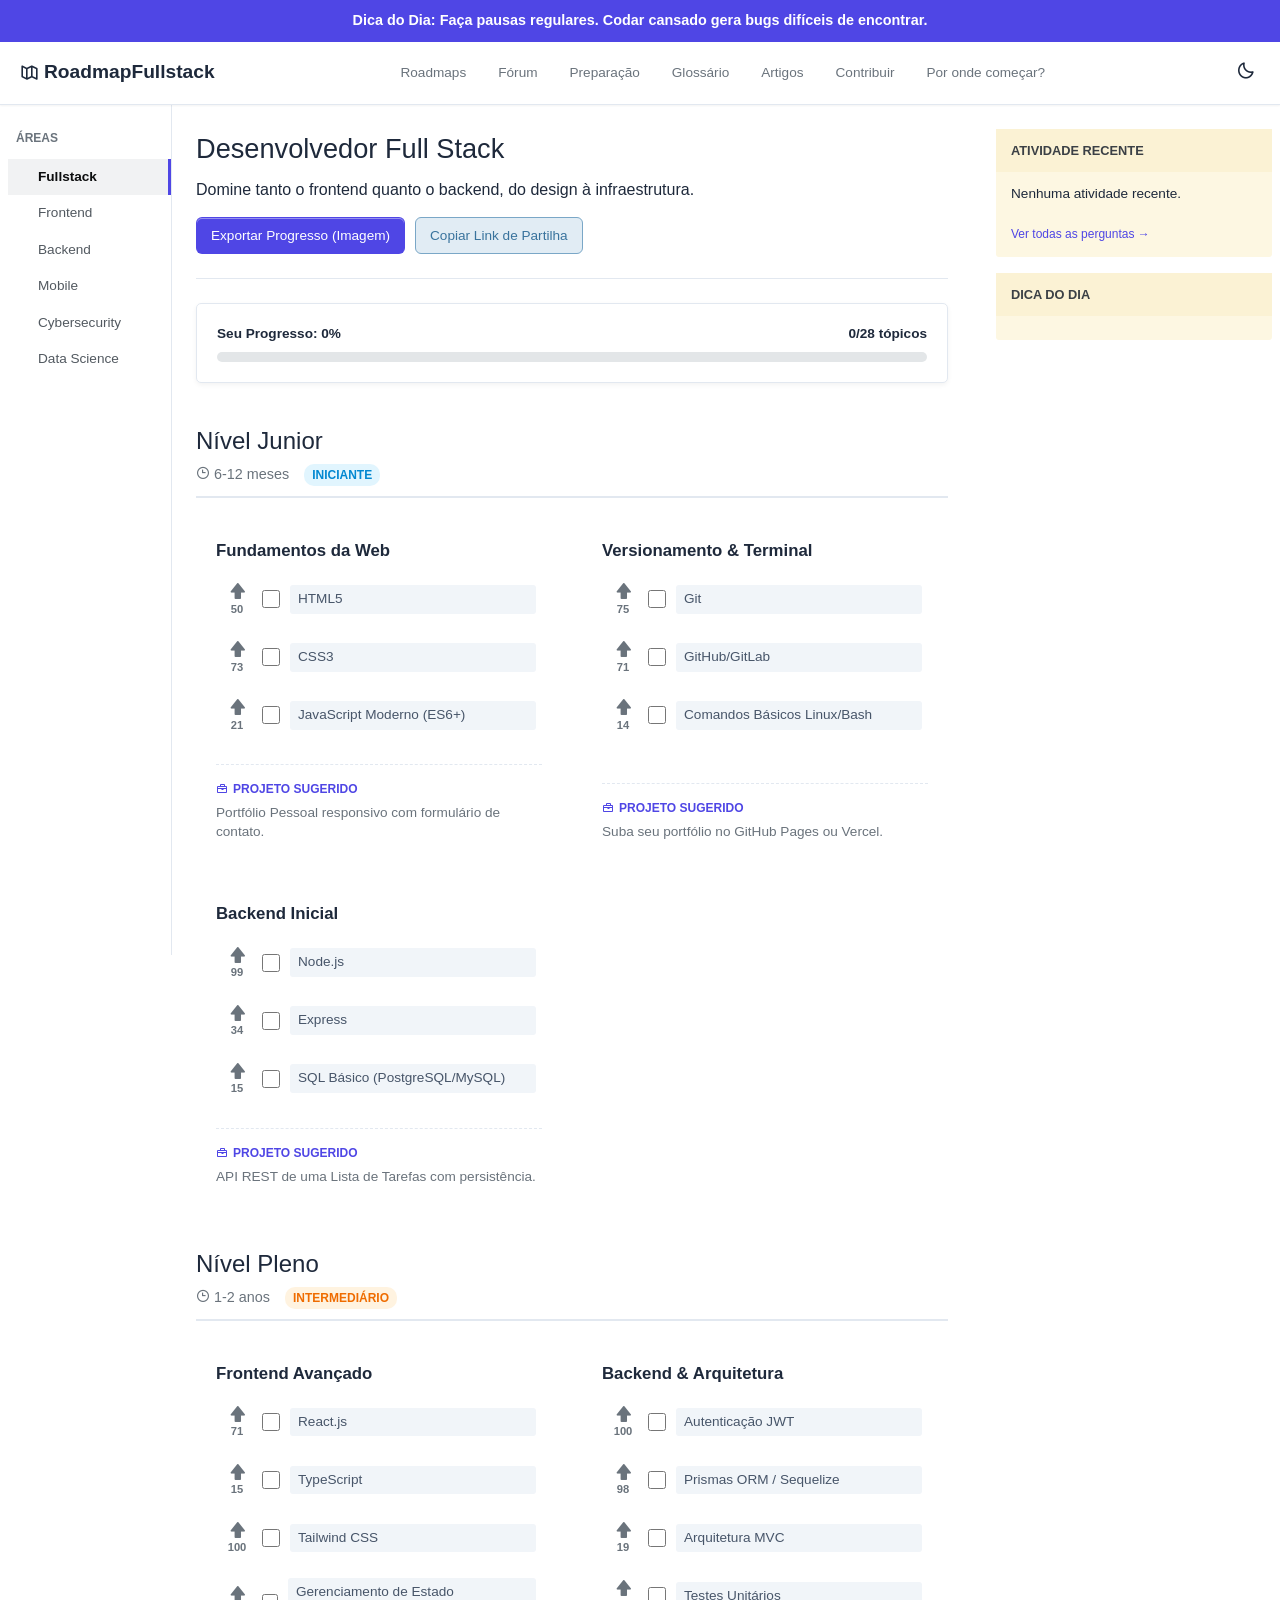
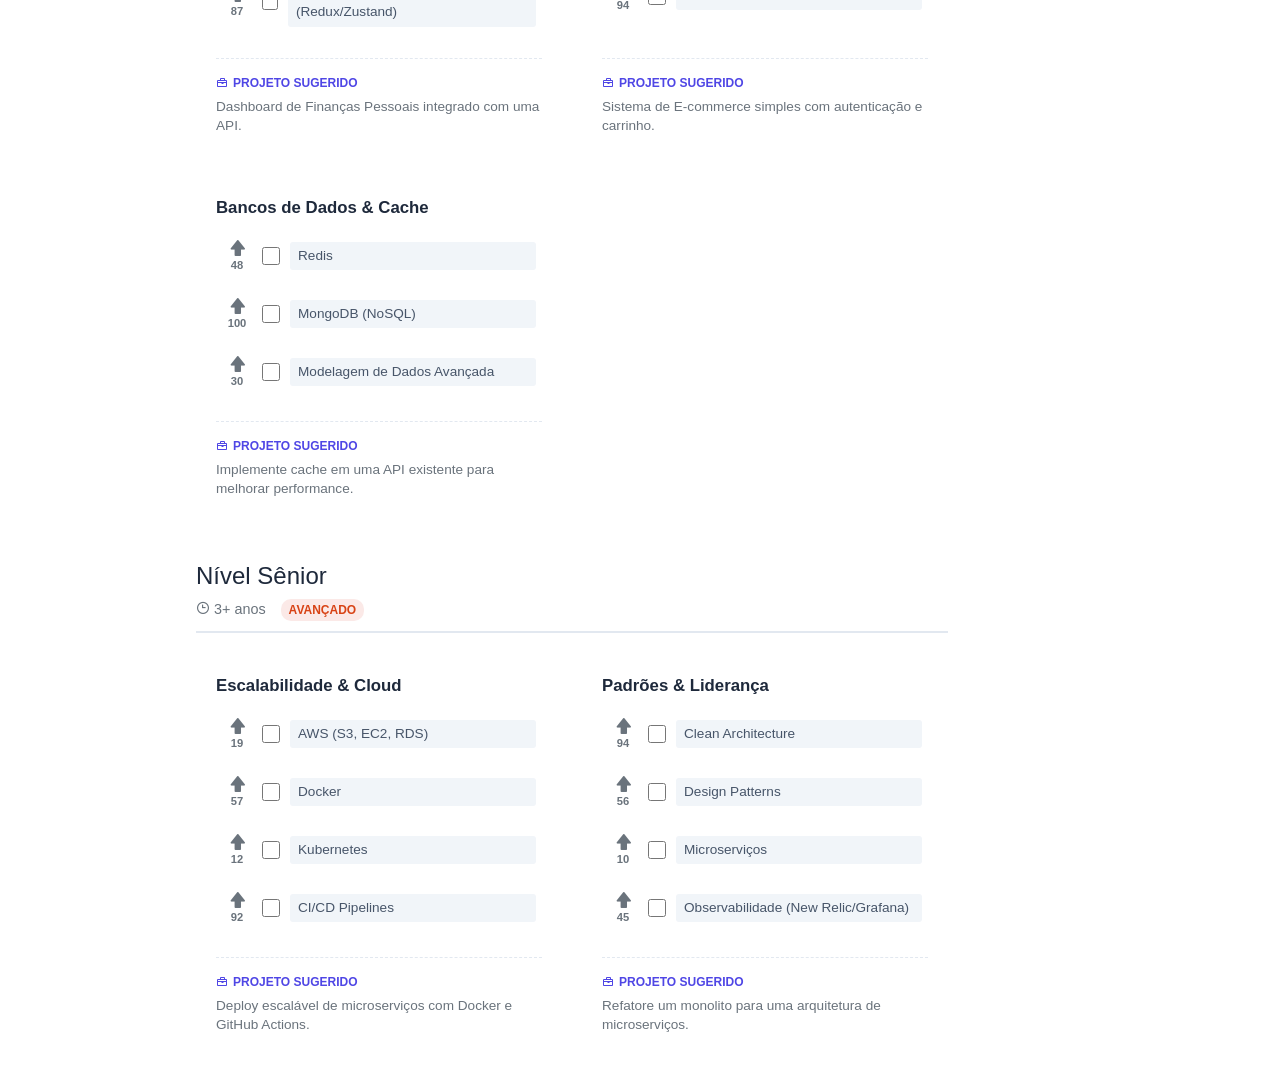
<file: index.html>
<!DOCTYPE html>
<html lang="pt-BR">
<head>
    <meta charset="UTF-8">
    <meta name="viewport" content="width=device-width, initial-scale=1.0">
    <title>RoadmapFullstack - Seu Guia Completo de Carreira em TI</title>
<meta name="google-site-verification" content="ebbOsQBpMhrYd4nH-PKxMQD_5UNfNGOAWrJNfpON3zc" />
    <meta name="description" content="Explore roadmaps interativos para Fullstack, Frontend, Backend e muito mais. Aprenda as tecnologias que o mercado exige de forma estruturada e eficiente.">

    <!-- Open Graph / Facebook -->
    <meta property="og:type" content="website">
    <meta property="og:url" content="https://roadmapfullstack.com/">
    <meta property="og:title" content="RoadmapFullstack - Seu Guia Completo de Carreira em TI">
    <meta property="og:description" content="Explore roadmaps interativos para Fullstack, Frontend, Backend e muito mais. Aprenda as tecnologias que o mercado exige de forma estruturada e eficiente.">
    <meta property="og:image" content="https://roadmapfullstack.com/assets/og-image.png">

    <!-- Twitter -->
    <meta name="twitter:card" content="summary_large_image">
    <meta name="twitter:url" content="https://roadmapfullstack.com/">
    <meta name="twitter:title" content="RoadmapFullstack - Seu Guia Completo de Carreira em TI">
    <meta name="twitter:description" content="Explore roadmaps interativos para Fullstack, Frontend, Backend e muito mais. Aprenda as tecnologias que o mercado exige de forma estruturada e eficiente.">
    <meta name="twitter:image" content="https://roadmapfullstack.com/assets/og-image.png">

    <link href="assets/style.css" rel="stylesheet"/>
    <link href="https://unpkg.com/boxicons@2.1.4/css/boxicons.min.css" rel="stylesheet">
    <script src="https://html2canvas.hertzen.com/dist/html2canvas.min.js"></script>
    <script type="application/ld+json">
    {
      "@context": "https://schema.org",
      "@type": "WebSite",
      "name": "RoadmapFullstack",
      "url": "https://roadmapfullstack.com/"
    }
    </script>
    <script type="application/ld+json">
    {
      "@context": "https://schema.org",
      "@type": "Organization",
      "name": "RoadmapFullstack",
      "url": "https://roadmapfullstack.com/",
      "logo": "https://roadmapfullstack.com/assets/logo.png",
      "sameAs": [
        "https://github.com/borgelevisberg17/roadmapfullstack"
      ]
    }
    </script>
</head>
<body>
    <nav>
        <div class="logo">
            <i class='bx bx-map-alt'></i> RoadmapFullstack
        </div>
        <div class="nav-links">
            <a href="index.html">Roadmaps</a>
            <a href="forum.html">Fórum</a>
            <a href="preparacao.html">Preparação</a>
            <a href="glossario.html">Glossário</a>
            <a href="artigos.html">Artigos</a>
            <a href="contribuir.html">Contribuir</a>
            <a href="#" onclick="openQuiz()">Por onde começar?</a>
        </div>
        <button class="theme-toggle" onclick="toggleTheme()">
            <i class='bx bx-moon'></i>
        </button>
    </nav>

    <div class="container">
        <aside class="sidebar">
            <h3>Áreas</h3>
            <div class="mobile-nav-select">
                <div class="custom-select-wrapper">
                    <select id="roadmap-select" onchange="loadRoadmap(this.value)" style="display: none;">
                        <option value="fullstack">Fullstack</option>
                        <option value="frontend">Frontend</option>
                        <option value="backend">Backend</option>
                        <option value="mobile">Mobile</option>
                        <option value="cybersecurity">Cybersecurity</option>
                        <option value="datascience">Data Science</option>
                    </select>
                    <div class="custom-select">
                        <div class="custom-select-trigger">Fullstack</div>
                        <div class="custom-options"></div>
                    </div>
                </div>
            </div>
            <ul id="roadmap-list">
                <li onclick="loadRoadmap('fullstack')" class="active">Fullstack</li>
                <li onclick="loadRoadmap('frontend')">Frontend</li>
                <li onclick="loadRoadmap('backend')">Backend</li>
                <li onclick="loadRoadmap('mobile')">Mobile</li>
                <li onclick="loadRoadmap('cybersecurity')">Cybersecurity</li>
                <li onclick="loadRoadmap('datascience')">Data Science</li>
            </ul>
        </aside>

        <main class="content-area">
            <section class="hero-section">
                <h1 id="roadmap-title">Desenvolvedor Full Stack</h1>
                <p id="roadmap-description">Domine tanto o frontend quanto o backend.</p>
                <div style="margin-top: 15px; display: flex; gap: 10px;">
                    <button class="btn" onclick="exportRoadmap()">Exportar Progresso (Imagem)</button>
                    <button class="btn btn-outline" onclick="copyShareLink()">Copiar Link de Partilha</button>
                </div>
            </section>

            <div id="roadmap-content">
                <!-- Content loaded via JavaScript -->
            </div>
        </main>

        <aside class="right-sidebar">
            <div class="s-widget">
                <div class="s-widget-header">Atividade Recente</div>
                <div class="s-widget-content">
                    <ul id="latest-activity-list" style="list-style: none;">
                        <!-- JS Loaded -->
                    </ul>
                    <a href="forum.html" style="font-size: 0.75rem; color: var(--link-color); text-decoration: none; margin-top: 10px; display: inline-block;">Ver todas as perguntas →</a>
                </div>
            </div>

            <div class="s-widget">
                <div class="s-widget-header">Dica do Dia</div>
                <div class="s-widget-content">
                    <p id="daily-tip" style="font-size: 0.85rem; color: #3b4045; line-height: 1.4;"></p>
                </div>
            </div>
        </aside>
    </div>

    <!-- Resource Modal -->
    <div id="resource-modal" class="modal">
        <div class="modal-content">
            <span class="close-modal" onclick="closeModal('resource-modal')">&times;</span>
            <h2 id="modal-tech-name">Technology</h2>
            <div id="modal-tech-details" style="margin-top: 20px;">
                <!-- Details loaded via JS -->
            </div>
        </div>
    </div>

    <!-- Quiz Modal -->
    <div id="quiz-modal" class="modal">
        <div class="modal-content quiz-container">
            <span class="close-modal" onclick="closeModal('quiz-modal')">&times;</span>
            <h2>Por onde começar?</h2>
            <div id="quiz-steps" style="margin-top: 20px;">
                <div class="quiz-step active" data-step="1">
                    <p>O que você mais gosta de fazer?</p>
                    <button class="btn btn-outline" onclick="nextQuizStep(1, 'visual')">Criar interfaces visuais</button>
                    <button class="btn btn-outline" onclick="nextQuizStep(1, 'logic')">Resolver problemas lógicos complexos</button>
                    <button class="btn btn-outline" onclick="nextQuizStep(1, 'data')">Analisar padrões e números</button>
                </div>
                <div class="quiz-step" data-step="2">
                    <p>Qual ambiente te atrai mais?</p>
                    <button class="btn btn-outline" onclick="nextQuizStep(2, 'web')">Navegadores Web</button>
                    <button class="btn btn-outline" onclick="nextQuizStep(2, 'mobile')">Dispositivos Móveis</button>
                    <button class="btn btn-outline" onclick="nextQuizStep(2, 'server')">Servidores e Segurança</button>
                </div>
                <div class="quiz-step" data-step="3">
                    <p>Você prefere construir ou proteger?</p>
                    <button class="btn btn-outline" onclick="finishQuiz('build')">Construir novas coisas</button>
                    <button class="btn btn-outline" onclick="finishQuiz('protect')">Proteger e Auditar</button>
                </div>
                <div id="quiz-result" class="quiz-step">
                    <h3>Sugerimos começar por:</h3>
                    <h2 id="suggested-roadmap" style="color: var(--primary-color); margin: 15px 0;"></h2>
                    <button class="btn" onclick="goToSuggested()">Ver Roadmap</button>
                </div>
            </div>
        </div>
    </div>

    <script src="assets/functions.js"></script>
    <script src="assets/quiz.js"></script>
    <script src="assets/tips.js"></script>
</body>
</html>
</file>
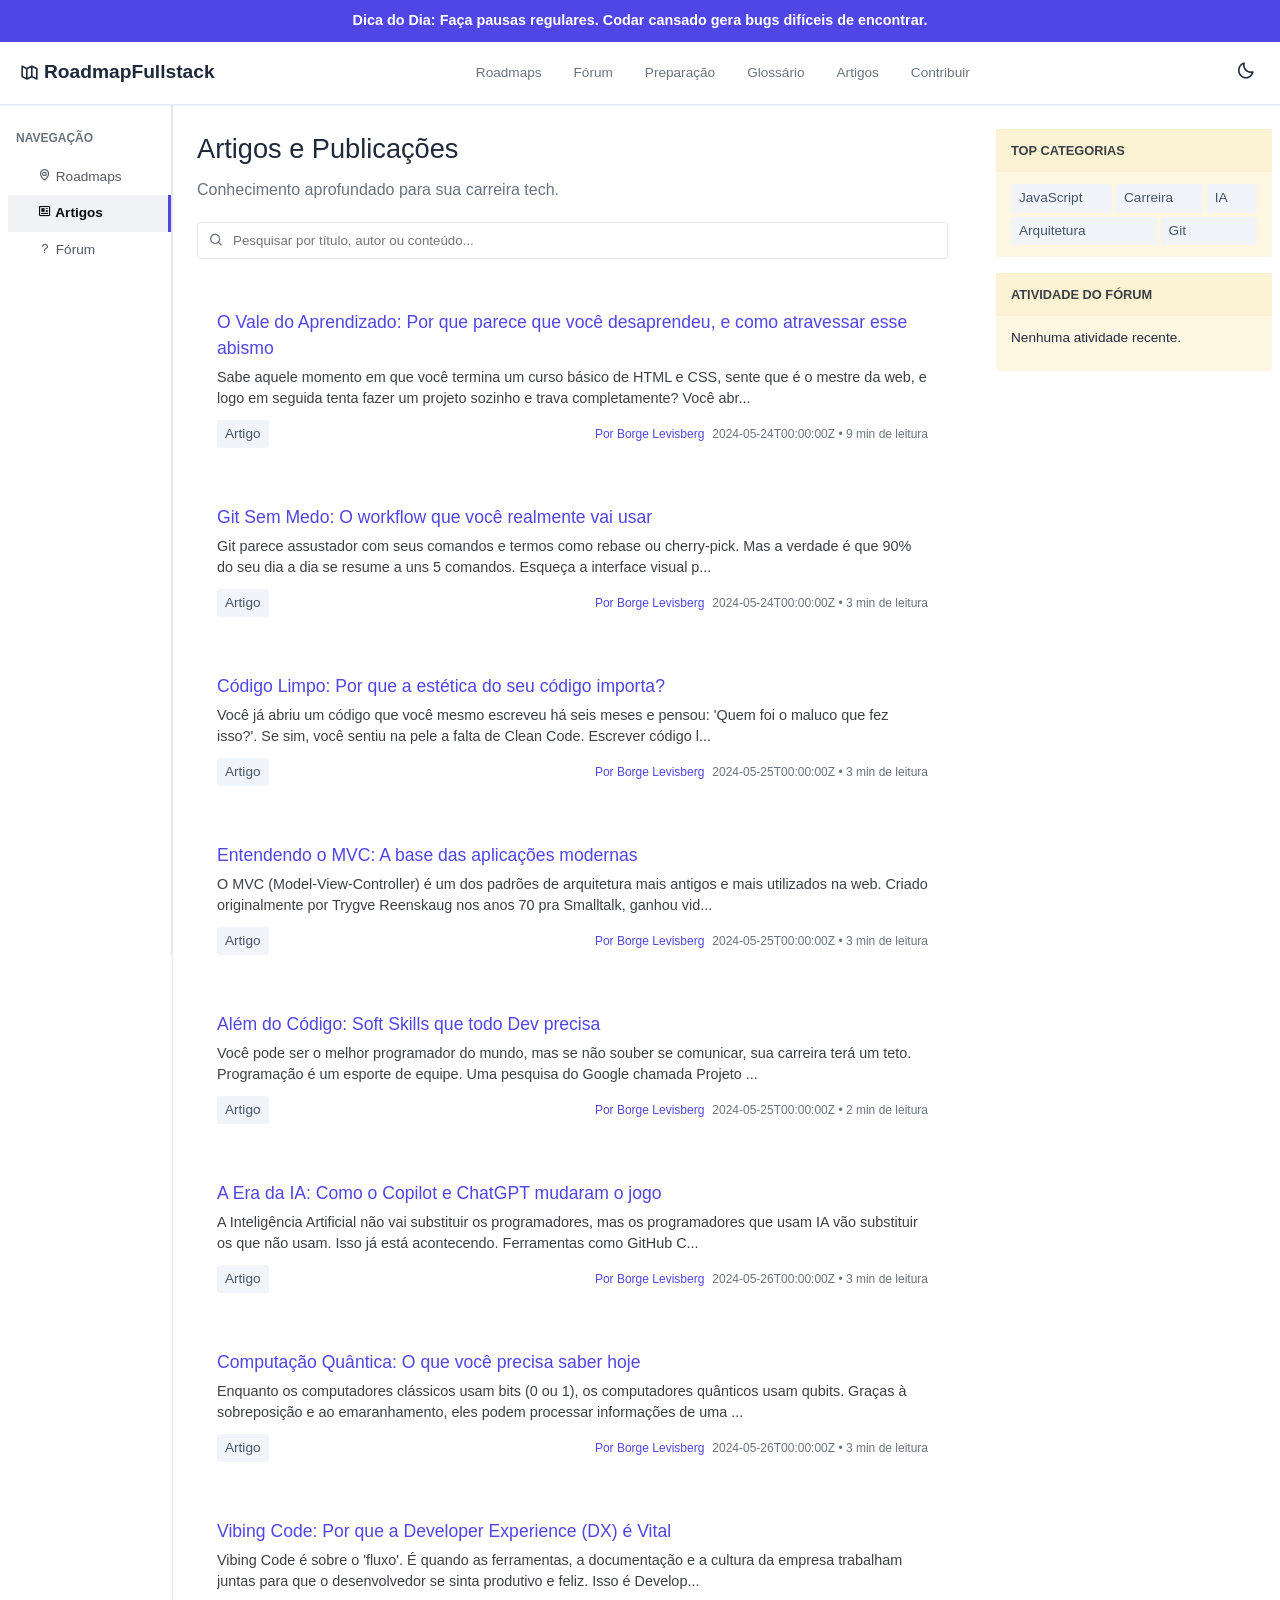
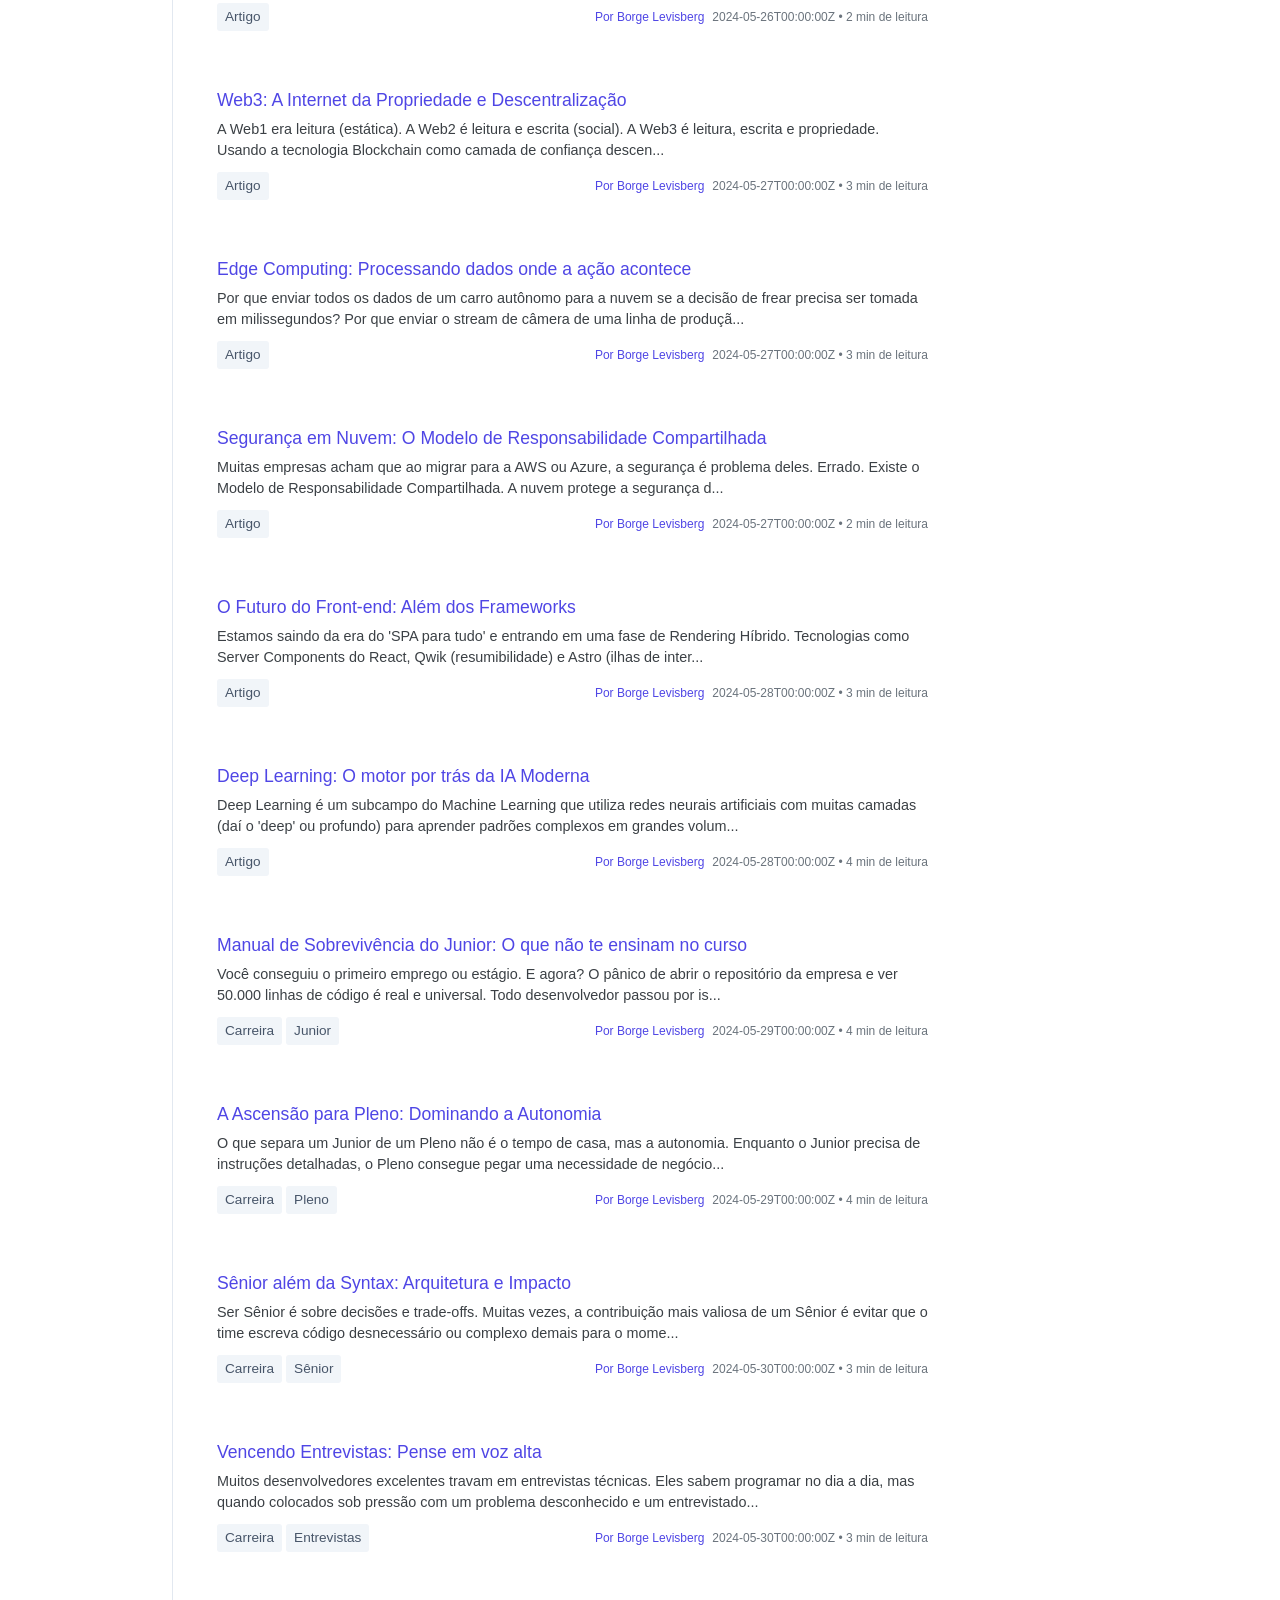
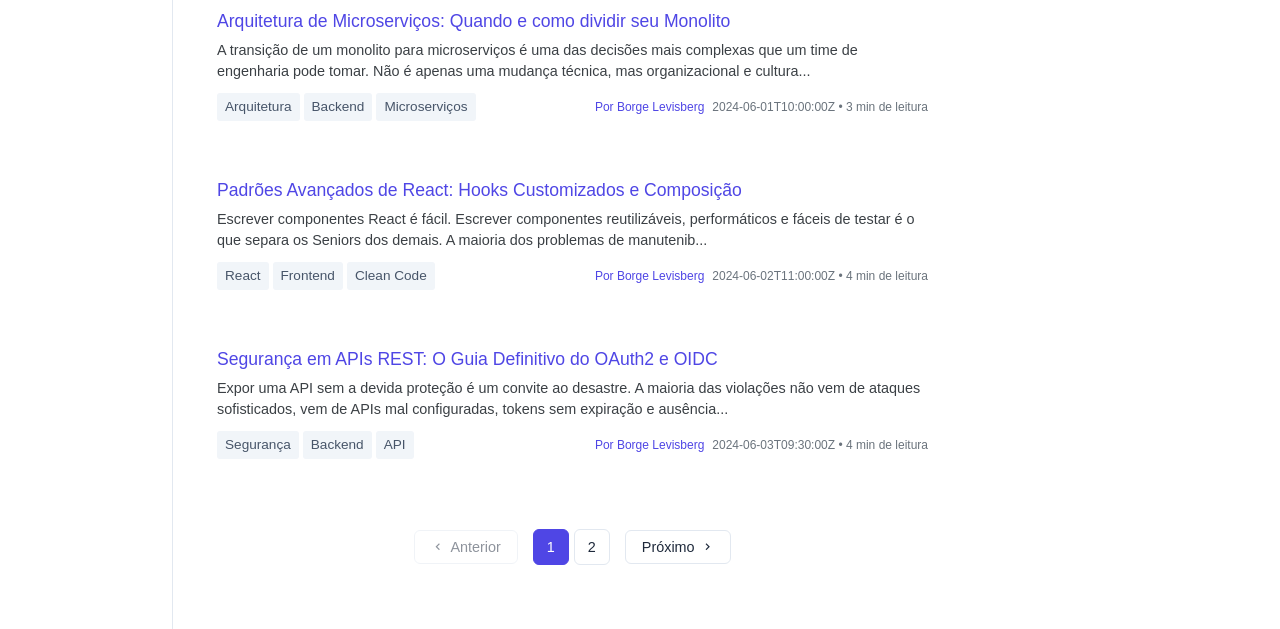
<file: artigos.html>
<!DOCTYPE html>
<html lang="pt-BR">
<head>
    <meta charset="UTF-8">
    <meta name="viewport" content="width=device-width, initial-scale=1.0">
    <title>Artigos e Publicações - RoadmapFullstack</title>
    <meta name="description" content="Conhecimento técnico aprofundado, dicas de carreira, tutoriais e tendências do mundo da tecnologia para desenvolvedores de todos os níveis.">

    <!-- Open Graph / Facebook -->
    <meta property="og:type" content="website">
    <meta property="og:url" content="https://roadmapfullstack.com/artigos.html">
    <meta property="og:title" content="Artigos e Publicações - RoadmapFullstack">
    <meta property="og:description" content="Conhecimento técnico aprofundado, dicas de carreira, tutoriais e tendências do mundo da tecnologia para desenvolvedores de todos os níveis.">
    <meta property="og:image" content="https://roadmapfullstack.com/assets/og-image.png">

    <!-- Twitter -->
    <meta name="twitter:card" content="summary_large_image">
    <meta name="twitter:url" content="https://roadmapfullstack.com/artigos.html">
    <meta name="twitter:title" content="Artigos e Publicações - RoadmapFullstack">
    <meta name="twitter:description" content="Conhecimento técnico aprofundado, dicas de carreira, tutoriais e tendências do mundo da tecnologia para desenvolvedores de todos os níveis.">
    <meta name="twitter:image" content="https://roadmapfullstack.com/assets/og-image.png">

    <link href="assets/style.css" rel="stylesheet"/>
    <link href="https://unpkg.com/boxicons@2.1.4/css/boxicons.min.css" rel="stylesheet">
</head>
<body>
    <nav>
        <div class="logo">
            <i class='bx bx-map-alt'></i> RoadmapFullstack
        </div>
        <div class="nav-links">
            <a href="index.html">Roadmaps</a>
            <a href="forum.html">Fórum</a>
            <a href="preparacao.html">Preparação</a>
            <a href="glossario.html">Glossário</a>
            <a href="artigos.html">Artigos</a>
            <a href="contribuir.html">Contribuir</a>
        </div>
        <button class="theme-toggle" onclick="toggleTheme()">
            <i class='bx bx-moon'></i>
        </button>
    </nav>

    <div class="container">
        <aside class="sidebar">
            <h3>Navegação</h3>
            <ul>
                <li><a href="index.html" style="text-decoration: none; color: inherit;"><i class='bx bx-map'></i> Roadmaps</a></li>
                <li class="active"><a href="artigos.html" style="text-decoration: none; color: inherit;"><i class='bx bx-news'></i> Artigos</a></li>
                <li><a href="forum.html" style="text-decoration: none; color: inherit;"><i class='bx bx-question-mark'></i> Fórum</a></li>
            </ul>
        </aside>

        <main class="content-area" style="border-left: 1px solid var(--border-color); max-width: 100%;">
            <header class="hero-section" style="border: none; padding-bottom: 0;">
                <h1>Artigos e Publicações</h1>
                <p style="color: #6a737c;">Conhecimento aprofundado para sua carreira tech.</p>

                <div style="margin-top: 20px; position: relative;">
                    <i class='bx bx-search' style="position: absolute; left: 12px; top: 50%; transform: translateY(-50%); color: #6a737c;"></i>
                    <input type="text" id="article-search" placeholder="Pesquisar por título, autor ou conteúdo..." style="width: 100%; padding: 10px 10px 10px 35px; border: 1px solid var(--border-color); border-radius: 3px;">
                </div>
            </header>

            <div id="article-display-area">
                <div id="article-list" style="margin-top: 30px;">
                    <!-- Articles load here as a list -->
                </div>
                <div id="pagination-controls" style="margin-top: 30px; display: flex; justify-content: center; gap: 10px; padding-bottom: 40px;">
                    <!-- Pagination buttons -->
                </div>
            </div>

            <div id="article-view" style="display: none;">
                <button class="btn btn-outline" onclick="backToList()" style="margin-bottom: 20px; border: none; background: transparent; padding: 0; color: var(--link-color); display: flex; align-items: center; gap: 5px;">
                    <i class='bx bx-left-arrow-alt'></i> Voltar para a lista
                </button>
                <div id="article-content">
                    <!-- Full article content -->
                </div>
            </div>
        </main>

        <aside class="right-sidebar">
            <div class="s-widget">
                <div class="s-widget-header">Top Categorias</div>
                <div class="s-widget-content">
                    <div id="article-categories" class="question-tags">
                        <span class="tech-tag">JavaScript</span>
                        <span class="tech-tag">Carreira</span>
                        <span class="tech-tag">IA</span>
                        <span class="tech-tag">Arquitetura</span>
                        <span class="tech-tag">Git</span>
                    </div>
                </div>
            </div>

            <div id="related-questions-widget" class="s-widget" style="display: none;">
                <div class="s-widget-header">Perguntas Relacionadas</div>
                <div class="s-widget-content">
                    <ul id="related-questions-list" style="font-size: 0.85rem;">
                        <!-- Related questions from forum -->
                    </ul>
                </div>
            </div>

            <div class="s-widget">
                <div class="s-widget-header">Atividade do Fórum</div>
                <div class="s-widget-content">
                    <ul id="latest-activity-list" style="list-style: none;">
                        <!-- JS Loaded -->
                    </ul>
                </div>
            </div>
        </aside>
    </div>

    <script src="assets/functions.js"></script>
    <script src="assets/articles.js"></script>
    <script src="assets/tips.js"></script>
</body>
</html>
</file>
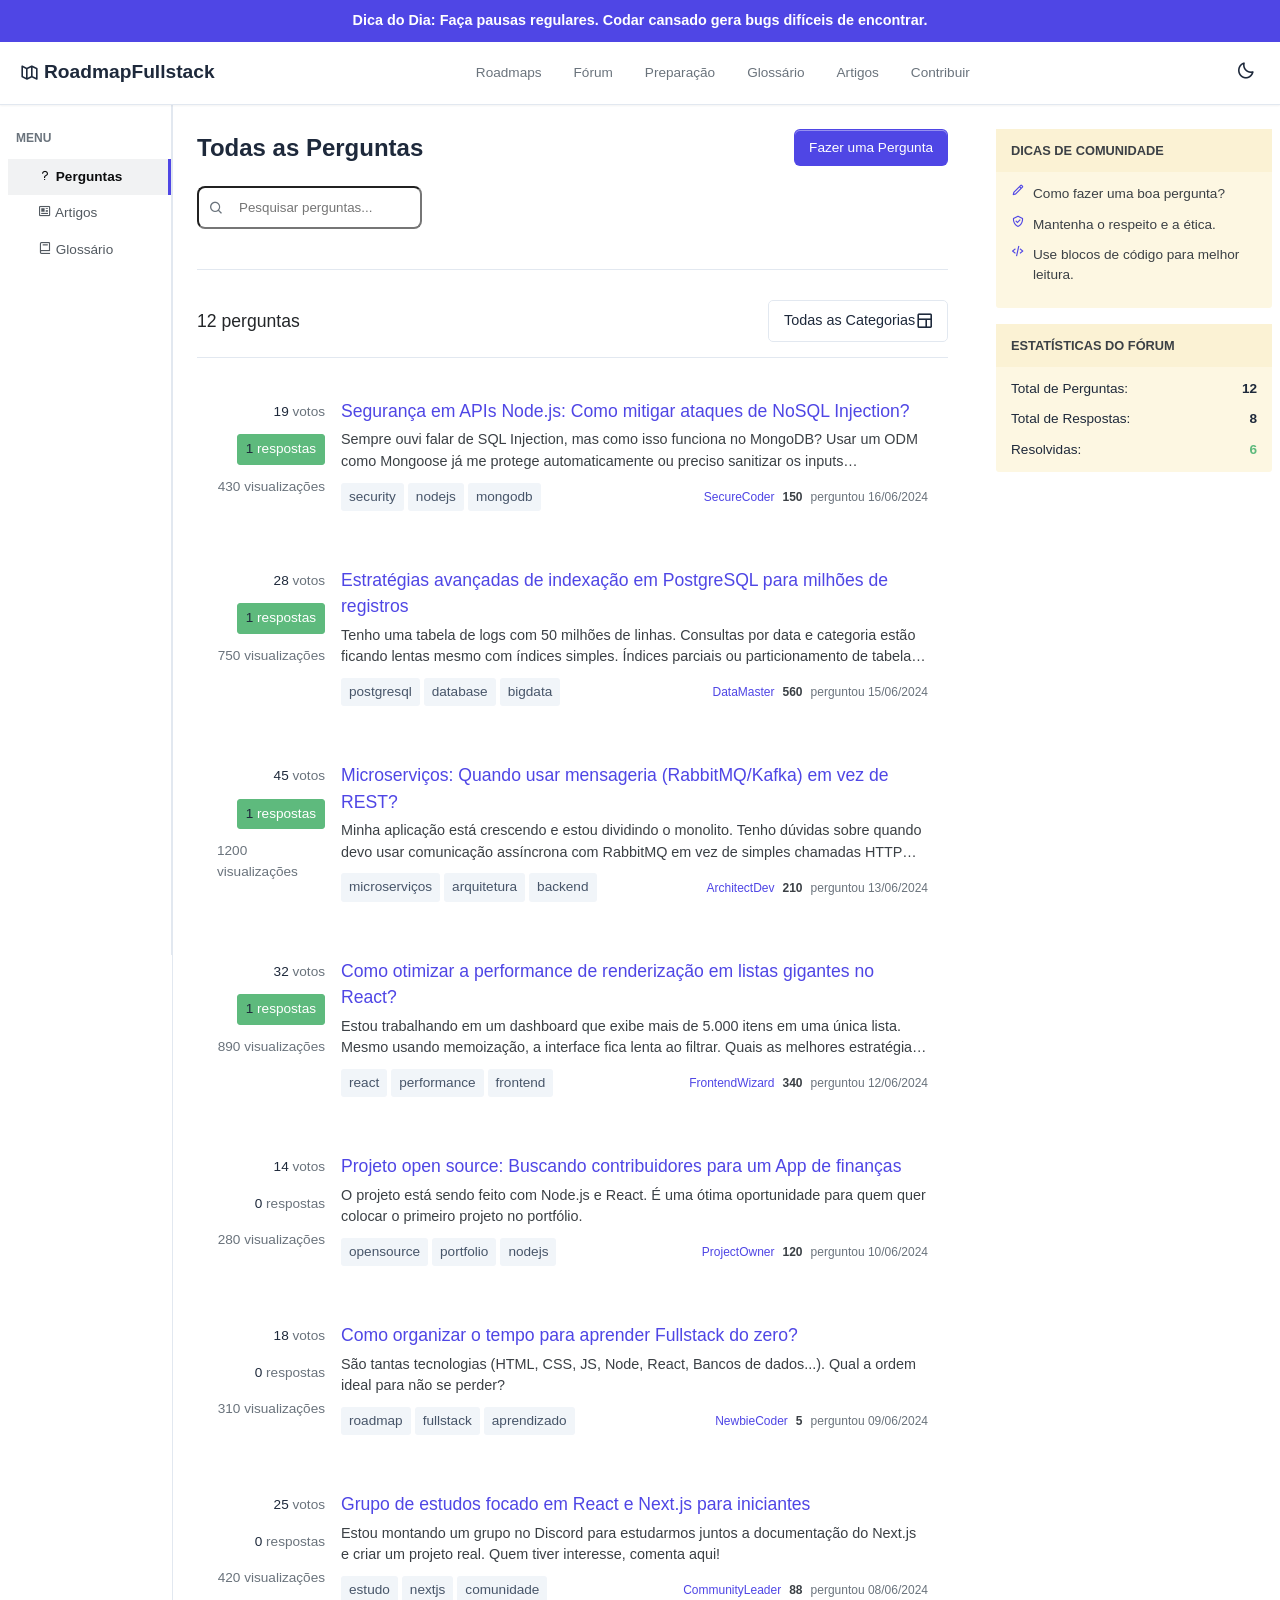
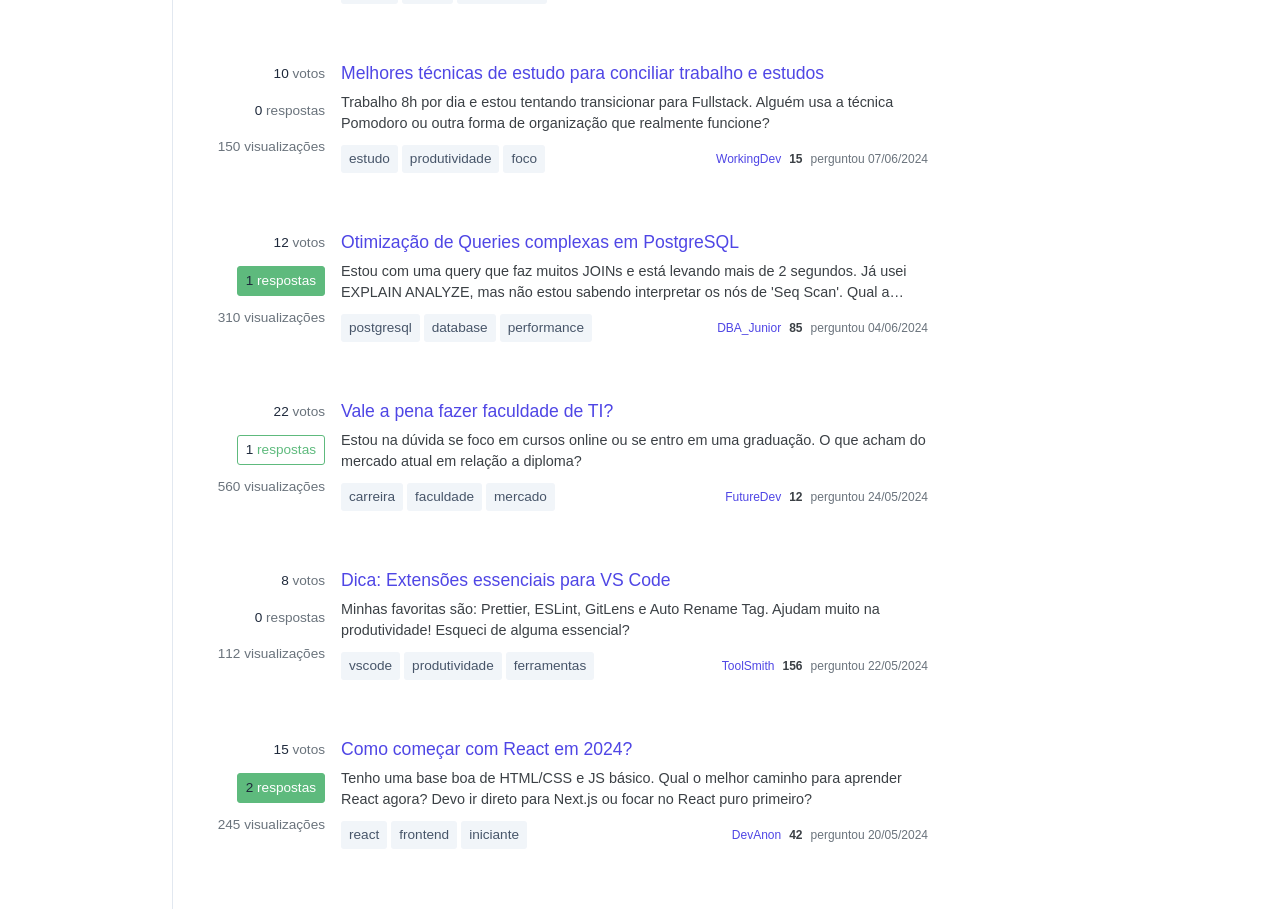
<file: forum.html>
<!DOCTYPE html>
<html lang="pt-BR">
<head>
    <meta charset="UTF-8">
    <meta name="viewport" content="width=device-width, initial-scale=1.0">
    <title>Fórum da Comunidade - RoadmapFullstack</title>
    <meta name="description" content="Tire suas dúvidas, compartilhe conhecimento e conecte-se com outros desenvolvedores em nossa comunidade focada em crescimento técnico.">

    <!-- Open Graph / Facebook -->
    <meta property="og:type" content="website">
    <meta property="og:url" content="https://roadmapfullstack.com/forum.html">
    <meta property="og:title" content="Fórum da Comunidade - RoadmapFullstack">
    <meta property="og:description" content="Tire suas dúvidas, compartilhe conhecimento e conecte-se com outros desenvolvedores em nossa comunidade focada em crescimento técnico.">
    <meta property="og:image" content="https://roadmapfullstack.com/assets/og-image.png">

    <!-- Twitter -->
    <meta name="twitter:card" content="summary_large_image">
    <meta name="twitter:url" content="https://roadmapfullstack.com/forum.html">
    <meta name="twitter:title" content="Fórum da Comunidade - RoadmapFullstack">
    <meta name="twitter:description" content="Tire suas dúvidas, compartilhe conhecimento e conecte-se com outros desenvolvedores em nossa comunidade focada em crescimento técnico.">
    <meta name="twitter:image" content="https://roadmapfullstack.com/assets/og-image.png">

    <link href="assets/style.css" rel="stylesheet"/>
    <link href="https://unpkg.com/boxicons@2.1.4/css/boxicons.min.css" rel="stylesheet">
</head>
<body>
    <nav>
        <div class="logo">
            <i class='bx bx-map-alt'></i> RoadmapFullstack
        </div>
        <div class="nav-links">
            <a href="index.html">Roadmaps</a>
            <a href="forum.html">Fórum</a>
            <a href="preparacao.html">Preparação</a>
            <a href="glossario.html">Glossário</a>
            <a href="artigos.html">Artigos</a>
            <a href="contribuir.html">Contribuir</a>
        </div>
        <button class="theme-toggle" onclick="toggleTheme()">
            <i class='bx bx-moon'></i>
        </button>
    </nav>

    <div class="container">
        <aside class="sidebar">
            <h3>Menu</h3>
            <div class="mobile-nav-select">
                <div class="custom-select-wrapper">
                    <select id="forum-mobile-nav" onchange="window.location.href=this.value" style="display: none;">
                        <option value="forum.html">Perguntas</option>
                        <option value="artigos.html">Artigos</option>
                        <option value="glossario.html">Glossário</option>
                    </select>
                    <div class="custom-select">
                        <div class="custom-select-trigger">Perguntas</div>
                        <div class="custom-options"></div>
                    </div>
                </div>
            </div>
            <ul id="forum-menu">
                <li class="active"><a href="forum.html" style="text-decoration: none; color: inherit;"><i class='bx bx-question-mark'></i> Perguntas</a></li>
                <li><a href="artigos.html" style="text-decoration: none; color: inherit;"><i class='bx bx-news'></i> Artigos</a></li>
                <li><a href="glossario.html" style="text-decoration: none; color: inherit;"><i class='bx bx-book'></i> Glossário</a></li>
            </ul>
        </aside>

        <main class="forum-container">
            <section id="forum-hero-section">
                <header style="display: flex; justify-content: space-between; align-items: center; margin-bottom: 20px;">
                    <h1 id="forum-title">Fórum da Comunidade</h1>
                    <button class="btn" onclick="togglePostForm()">Fazer uma Pergunta</button>
                </header>

                <div id="forum-search-container" style="margin-bottom: 20px; position: relative;">
                    <i class='bx bx-search' style="position: absolute; left: 12px; top: 50%; transform: translateY(-50%); color: #6a737c;"></i>
                    <input type="text" id="forum-search" oninput="loadPosts()" placeholder="Pesquisar perguntas...">
                </div>
            </section>

            <div class="forum-filters" style="margin-bottom: 20px; display: flex; justify-content: space-between; align-items: center; border-bottom: 1px solid var(--border-color); padding-bottom: 15px;">
                <div id="questions-count" style="font-size: 1.1rem; color: #232629;">0 perguntas</div>
                <div style="display: flex; gap: 10px; align-items: center;">
                    <div class="custom-select-wrapper" style="width: 180px;">
                        <select id="filter-category" onchange="filterByCategory(this.value)" style="display: none;">
                            <option value="Tudo">Todas as Categorias</option>
                            <option value="Dúvidas Técnicas">Dúvidas Técnicas</option>
                            <option value="Dicas de Estudo">Dicas de Estudo</option>
                            <option value="Projetos em Grupo">Projetos em Grupo</option>
                            <option value="Carreira">Carreira</option>
                            <option value="Dica / Tutorial">Dica / Tutorial</option>
                            <option value="Outros">Outros</option>
                        </select>
                        <div class="custom-select">
                            <div class="custom-select-trigger">Todas as Categorias</div>
                            <div class="custom-options"></div>
                        </div>
                    </div>
                </div>
            </div>

            <div id="post-form" class="new-post-form" style="display: none; border: 1px solid #e3e6e8; background: #fff; padding: 24px; box-shadow: 0 1px 3px rgba(0,0,0,0.06);">
                <h3 style="margin-bottom: 20px; font-weight: 400;">Sua Pergunta</h3>
                <div class="form-group">
                    <label style="font-size: 0.9rem;">Título</label>
                    <p style="font-size: 0.75rem; color: #6a737c; margin-bottom: 5px;">Seja específico e imagine que você está fazendo uma pergunta para outra pessoa.</p>
                    <input type="text" id="post-title" placeholder="Ex: Como usar o useEffect no React para chamadas de API?">
                </div>
                <div class="form-group">
                    <label style="font-size: 0.9rem;">Categoria</label>
                    <div class="custom-select-wrapper">
                        <select id="post-category" style="display: none;">
                            <option value="Dúvidas Técnicas">Dúvidas Técnicas</option>
                            <option value="Dicas de Estudo">Dicas de Estudo</option>
                            <option value="Projetos em Grupo">Projetos em Grupo</option>
                            <option value="Carreira">Carreira</option>
                            <option value="Dica / Tutorial">Dica / Tutorial</option>
                            <option value="Outros">Outros</option>
                        </select>
                        <div class="custom-select">
                            <div class="custom-select-trigger">Dúvidas Técnicas</div>
                            <div class="custom-options"></div>
                        </div>
                    </div>
                </div>
                <div class="form-group">
                    <label style="font-size: 0.9rem;">Corpo da Pergunta</label>
                    <p style="font-size: 0.75rem; color: #6a737c; margin-bottom: 5px;">Inclua todas as informações que alguém precisaria para responder à sua pergunta.</p>
                    <textarea id="post-content" rows="10"></textarea>
                </div>
                <div style="display: flex; gap: 10px; margin-top: 20px;">
                    <button class="btn" onclick="submitPost()">Publicar Pergunta</button>
                    <button class="btn btn-outline" onclick="togglePostForm()" style="background: transparent; border: none; color: #c22e32;">Descartar</button>
                </div>
            </div>


            <div id="forum-posts">
                <!-- Posts load here -->
            </div>

            <div id="question-view" style="display: none;">
                <button class="btn btn-outline" onclick="backToForum()" style="margin-bottom: 20px; border: none; background: transparent; padding: 0; color: var(--link-color);">
                    <i class='bx bx-left-arrow-alt'></i> Voltar para o fórum
                </button>
                <div id="single-post-container">
                    <!-- Single post content loads here -->
                </div>
            </div>
        </main>

        <aside class="right-sidebar">
            <div class="s-widget">
                <div class="s-widget-header">Dicas de Comunidade</div>
                <div class="s-widget-content">
                    <ul style="font-size: 0.8rem; color: #3b4045;">
                        <li style="display: flex; gap: 8px;"><i class='bx bx-pencil' style="color: var(--primary-color);"></i> Como fazer uma boa pergunta?</li>
                        <li style="display: flex; gap: 8px;"><i class='bx bx-check-shield' style="color: var(--primary-color);"></i> Mantenha o respeito e a ética.</li>
                        <li style="display: flex; gap: 8px;"><i class='bx bx-code-alt' style="color: var(--primary-color);"></i> Use blocos de código para melhor leitura.</li>
                    </ul>
                </div>
            </div>

            <div class="s-widget">
                <div class="s-widget-header">Estatísticas do Fórum</div>
                <div class="s-widget-content" id="forum-stats">
                    <p style="font-size: 0.85rem; color: #6a737c;">Carregando dados...</p>
                </div>
            </div>
        </aside>
    </div>

    <script src="assets/functions.js"></script>
    <script src="assets/forum.js"></script>
    <script src="assets/tips.js"></script>
</body>
</html>
</file>
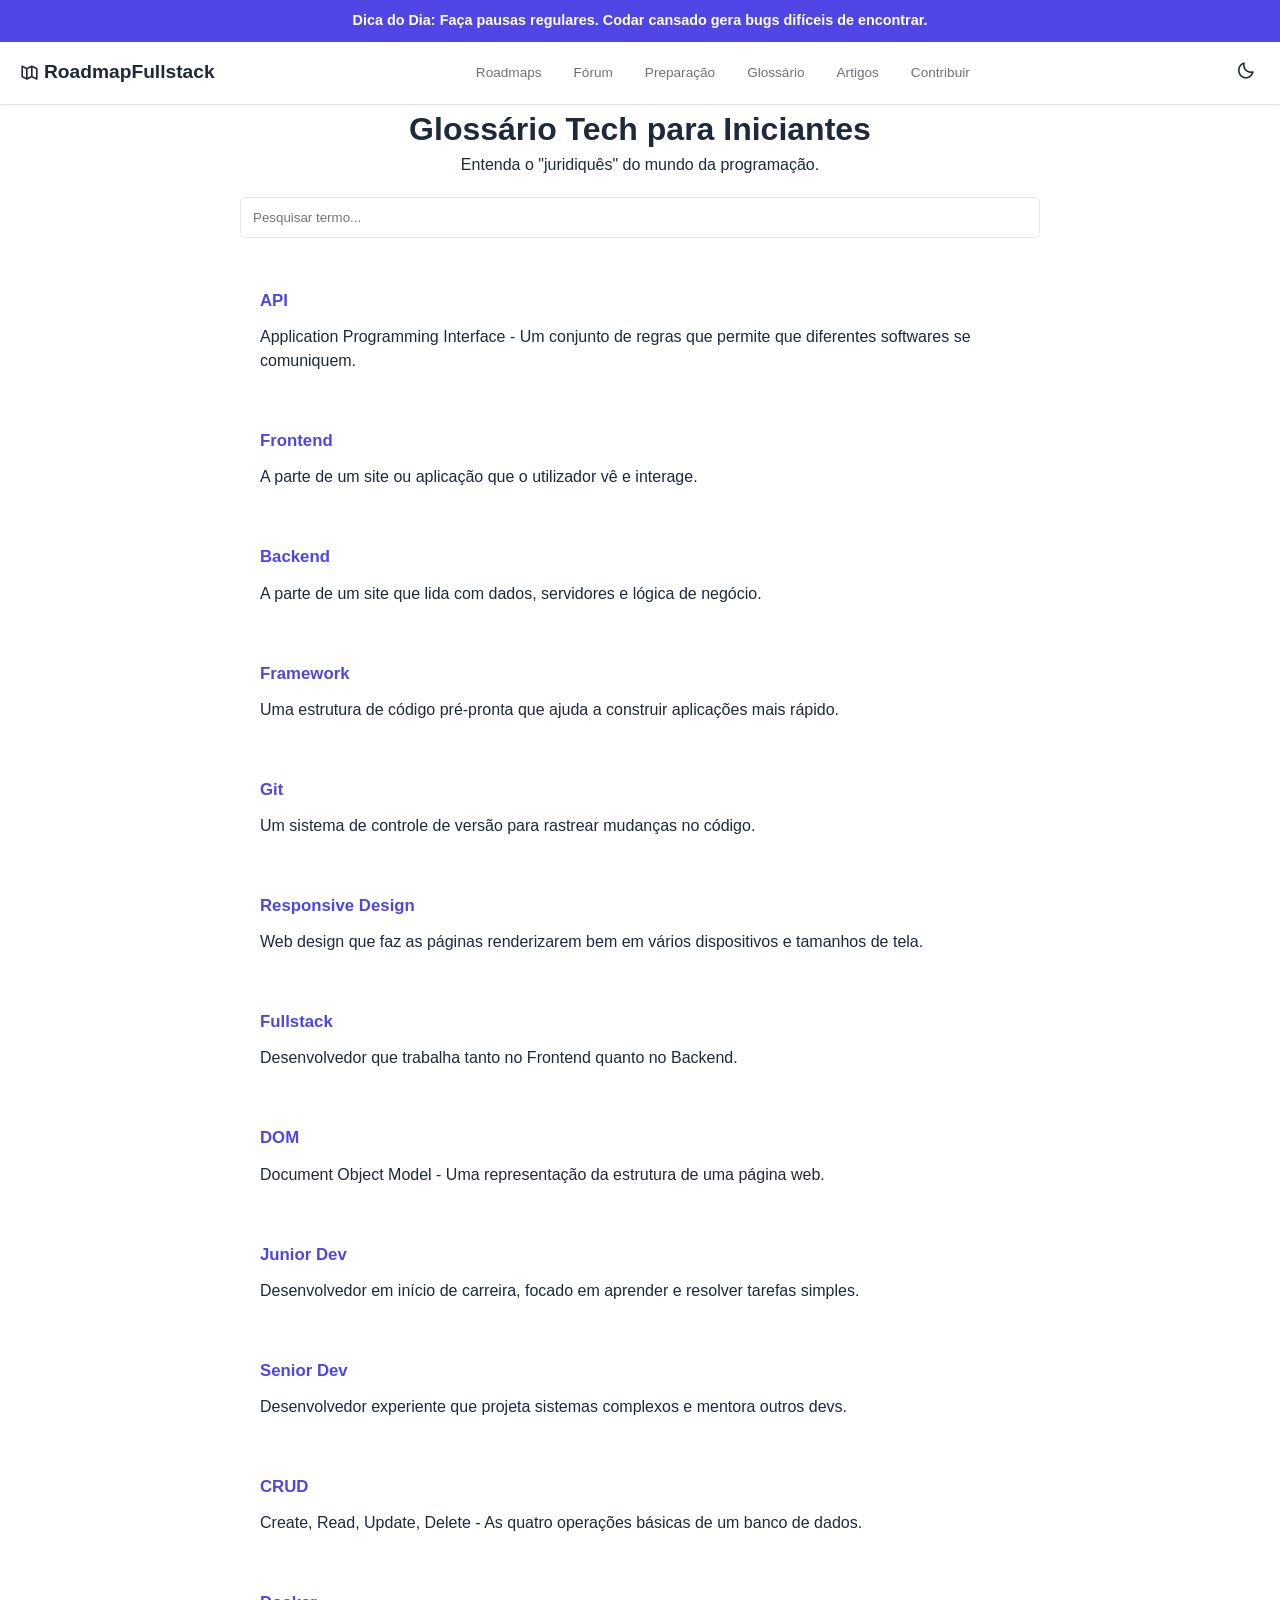
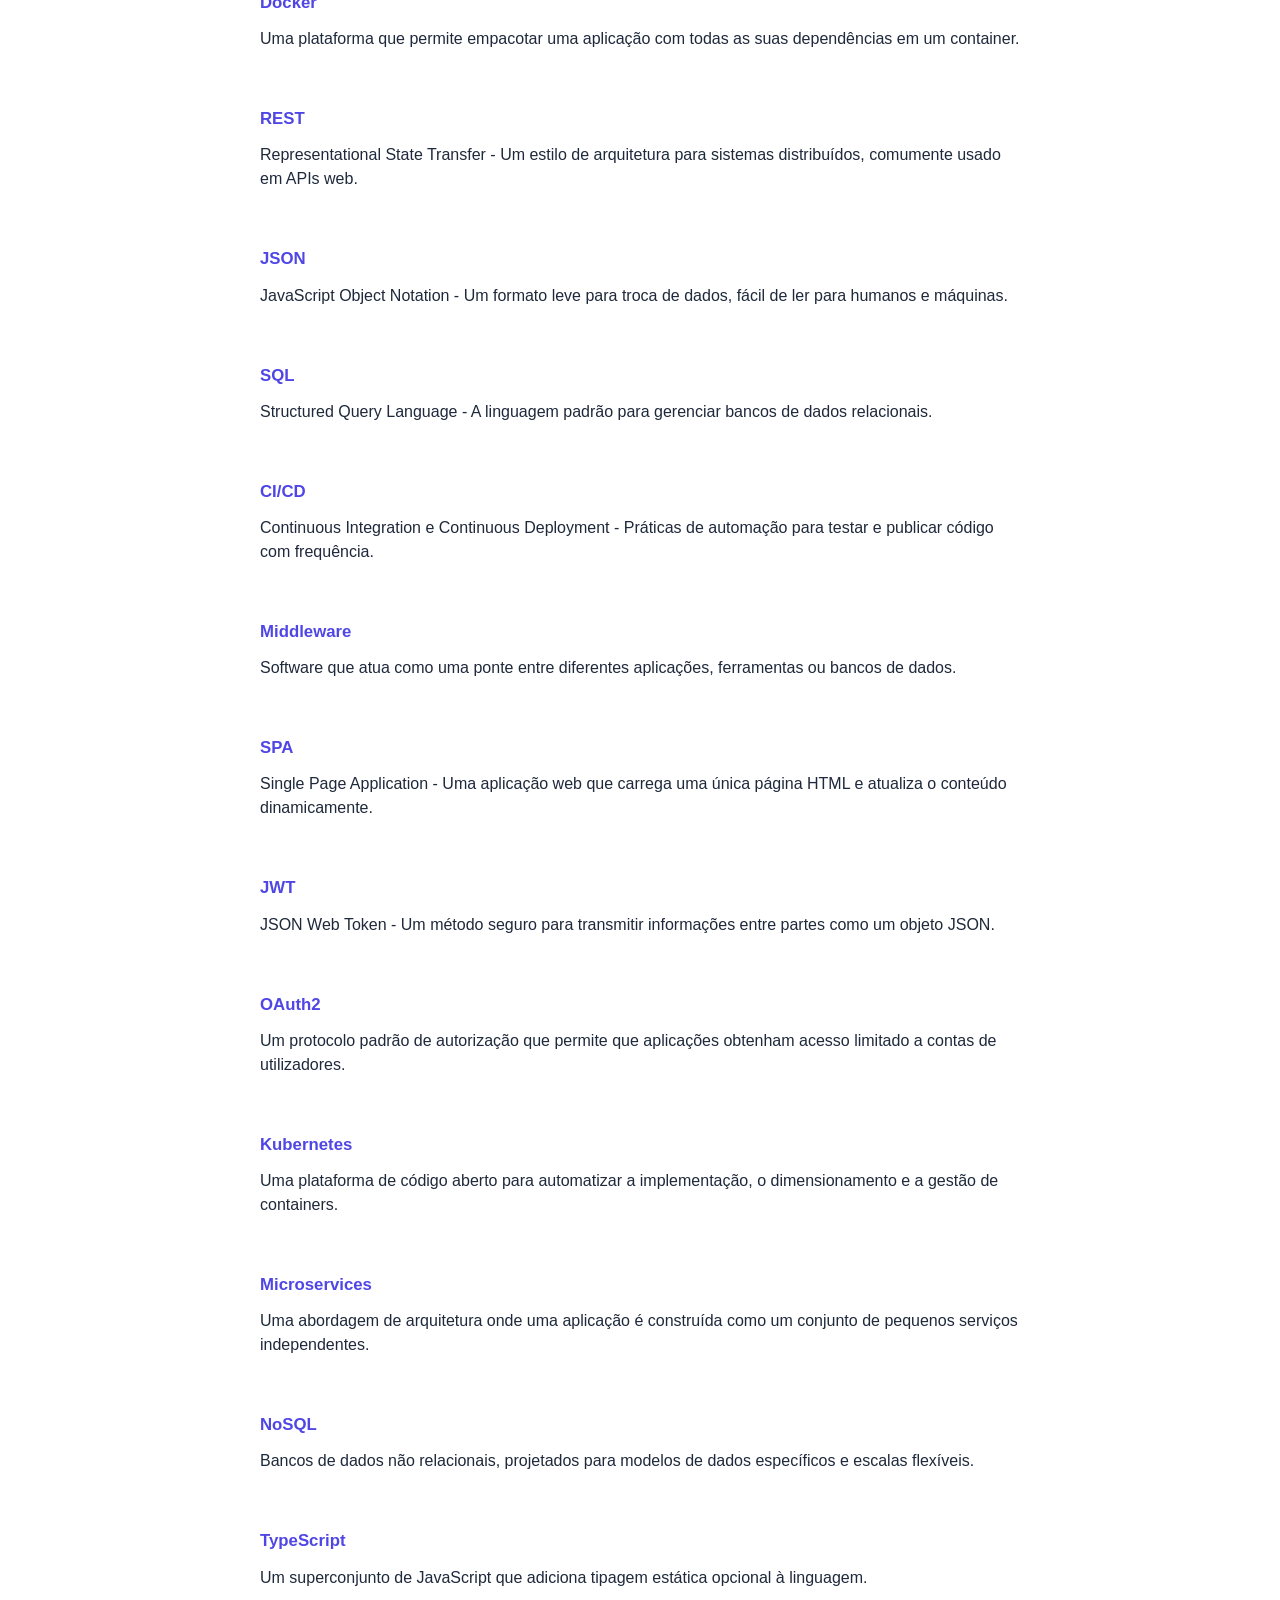
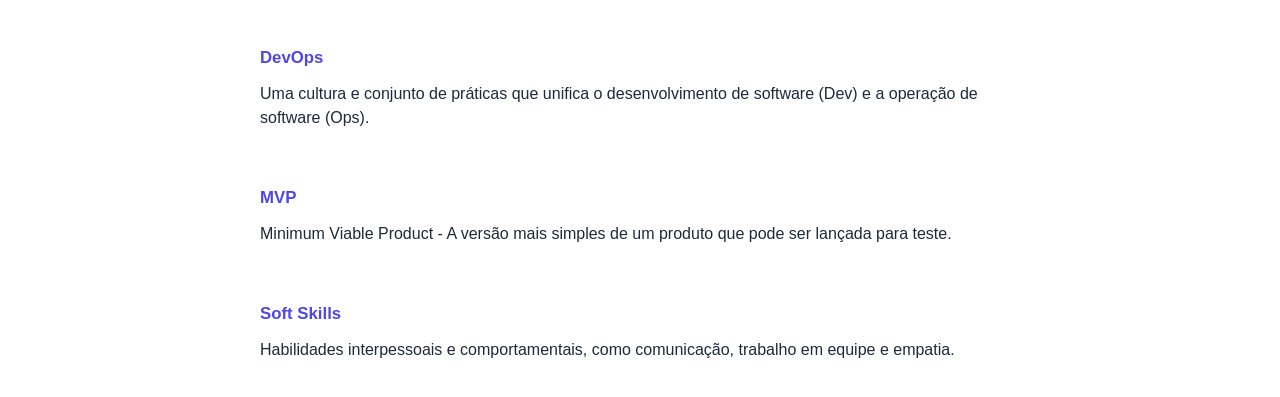
<file: glossario.html>
<!DOCTYPE html>
<html lang="pt-BR">
<head>
    <meta charset="UTF-8">
    <meta name="viewport" content="width=device-width, initial-scale=1.0">
    <title>Glossário Tech para Iniciantes - RoadmapFullstack</title>
    <meta name="description" content="Entenda o 'juridiquês' do mundo da programação com nosso glossário de termos técnicos simplificados para iniciantes.">

    <!-- Open Graph / Facebook -->
    <meta property="og:type" content="website">
    <meta property="og:url" content="https://roadmapfullstack.com/glossario.html">
    <meta property="og:title" content="Glossário Tech para Iniciantes - RoadmapFullstack">
    <meta property="og:description" content="Entenda o 'juridiquês' do mundo da programação com nosso glossário de termos técnicos simplificados para iniciantes.">
    <meta property="og:image" content="https://roadmapfullstack.com/assets/og-image.png">

    <!-- Twitter -->
    <meta name="twitter:card" content="summary_large_image">
    <meta name="twitter:url" content="https://roadmapfullstack.com/glossario.html">
    <meta name="twitter:title" content="Glossário Tech para Iniciantes - RoadmapFullstack">
    <meta name="twitter:description" content="Entenda o 'juridiquês' do mundo da programação com nosso glossário de termos técnicos simplificados para iniciantes.">
    <meta name="twitter:image" content="https://roadmapfullstack.com/assets/og-image.png">

    <link href="assets/style.css" rel="stylesheet"/>
    <link href="https://unpkg.com/boxicons@2.1.4/css/boxicons.min.css" rel="stylesheet">
</head>
<body>
    <nav>
        <div class="logo">
            <i class='bx bx-map-alt'></i> RoadmapFullstack
        </div>
        <div class="nav-links">
            <a href="index.html">Roadmaps</a>
            <a href="forum.html">Fórum</a>
            <a href="preparacao.html">Preparação</a>
            <a href="glossario.html">Glossário</a>
            <a href="artigos.html">Artigos</a>
            <a href="contribuir.html">Contribuir</a>
        </div>
        <button class="theme-toggle" onclick="toggleTheme()">
            <i class='bx bx-moon'></i>
        </button>
    </nav>

    <div class="container" style="display: block; max-width: 800px;">
        <header style="text-align: center; margin-bottom: 30px;">
            <h1>Glossário Tech para Iniciantes</h1>
            <p>Entenda o "juridiquês" do mundo da programação.</p>
            <input type="text" id="glossary-search" placeholder="Pesquisar termo..." style="width: 100%; padding: 12px; margin-top: 20px; border: 1px solid var(--border-color); border-radius: 5px; background: var(--bg-light); color: var(--text-light);">
        </header>

        <div id="glossary-content">
            <!-- Content loaded via JS -->
        </div>
    </div>

    <script src="assets/functions.js"></script>
    <script>
        let glossaryData = {};

        async function loadGlossary() {
            const res = await fetch('data/glossary.json');
            glossaryData = await res.json();
            renderGlossary(glossaryData);
        }

        function renderGlossary(data) {
            const container = document.getElementById('glossary-content');
            container.innerHTML = '';

            for (const term in data) {
                const card = document.createElement('div');
                card.className = 'category-card';
                card.style.marginBottom = '15px';
                card.innerHTML = `
                    <h3 style="color: var(--primary-color);">${term}</h3>
                    <p>${data[term]}</p>
                `;
                container.appendChild(card);
            }
        }

        document.getElementById('glossary-search').addEventListener('input', (e) => {
            const search = e.target.value.toLowerCase();
            const filtered = {};
            for (const term in glossaryData) {
                if (term.toLowerCase().includes(search) || glossaryData[term].toLowerCase().includes(search)) {
                    filtered[term] = glossaryData[term];
                }
            }
            renderGlossary(filtered);
        });

        window.addEventListener('DOMContentLoaded', loadGlossary);
    </script>
    <script src="assets/tips.js"></script>
</body>
</html>
</file>
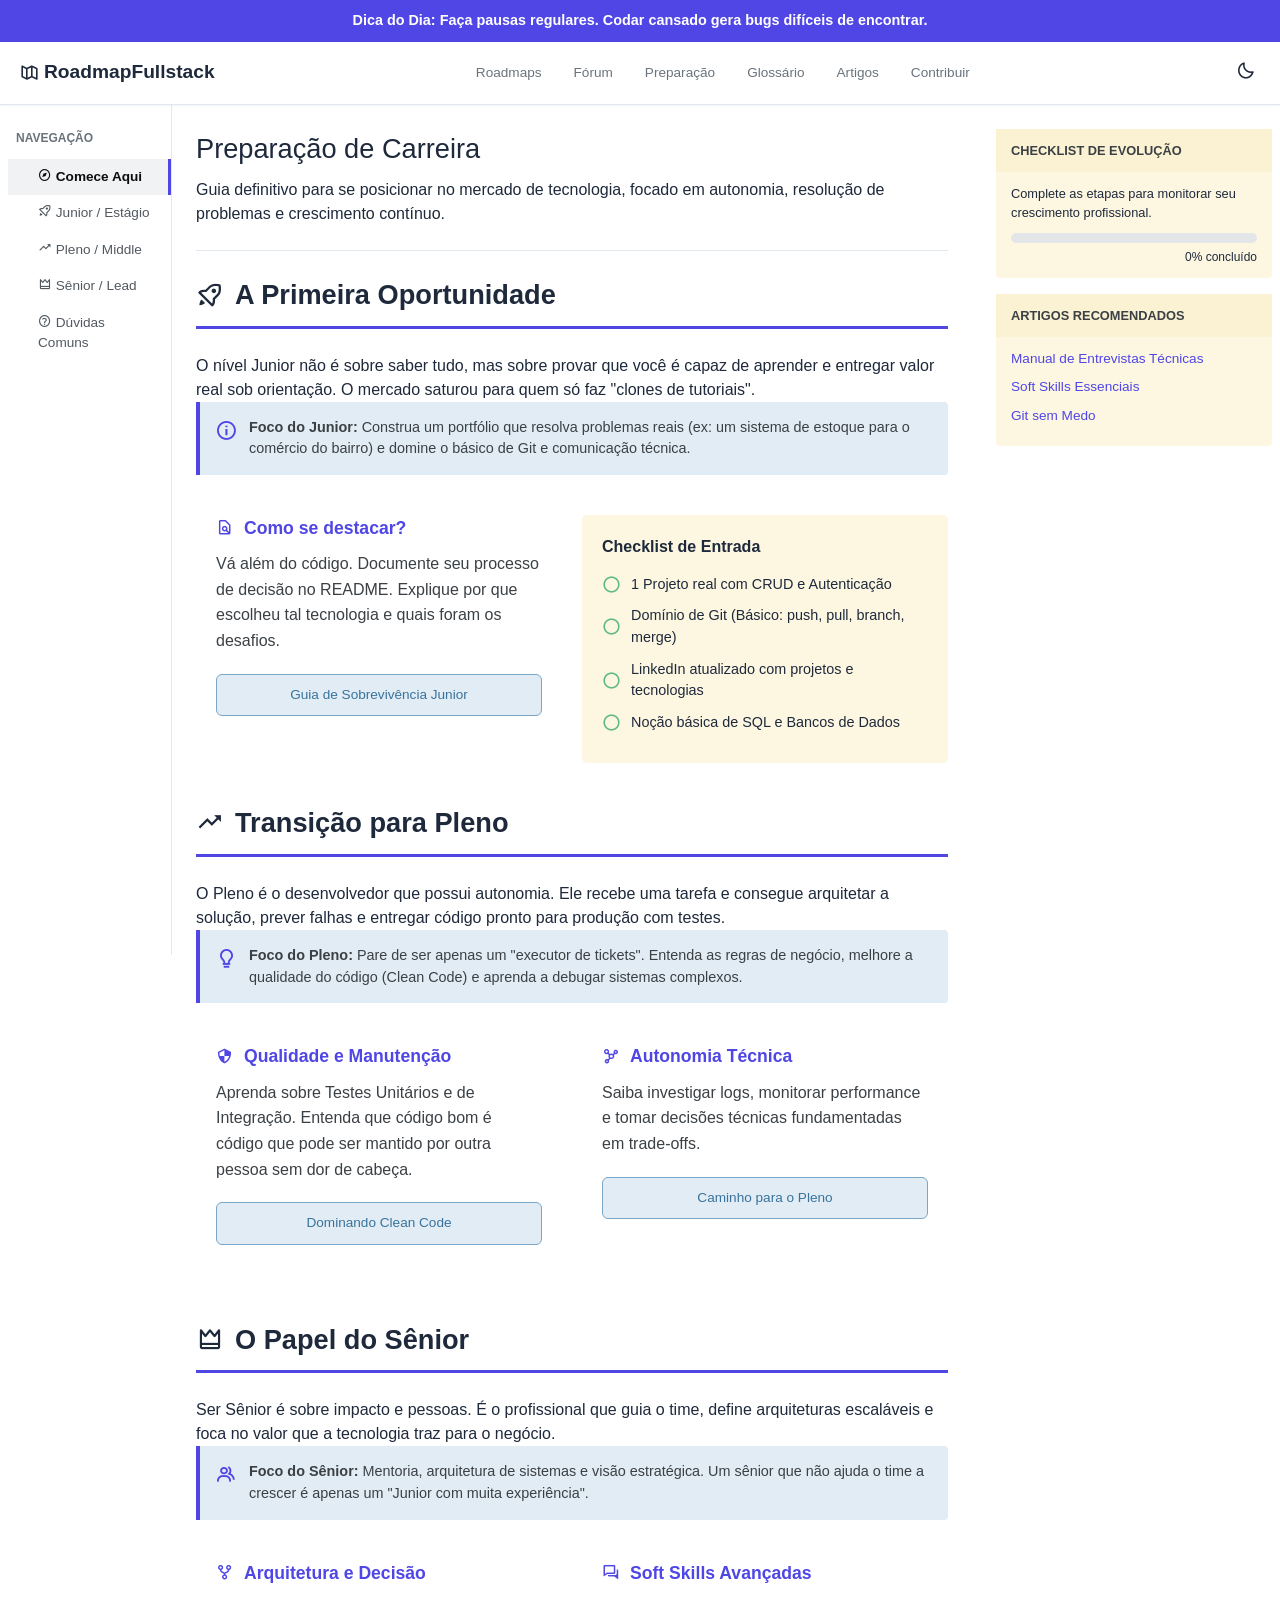
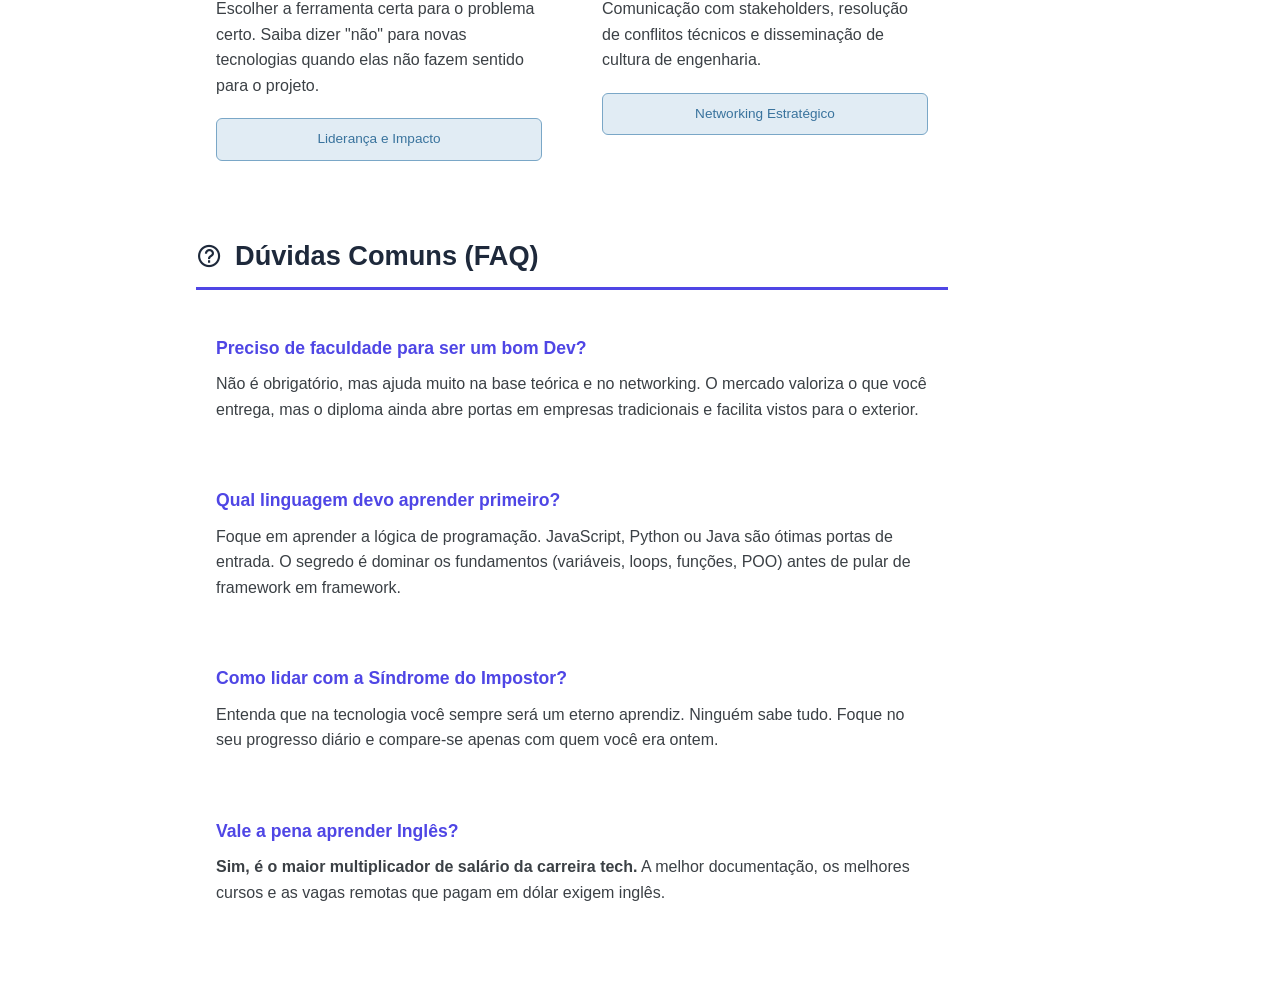
<file: preparacao.html>
<!DOCTYPE html>
<html lang="pt-BR">
<head>
    <meta charset="UTF-8">
    <meta name="viewport" content="width=device-width, initial-scale=1.0">
    <title>Preparação de Carreira - RoadmapFullstack</title>
    <meta name="description" content="Guia definitivo para se posicionar no mercado de tecnologia. Dicas para Junior, Pleno e Sênior, checklists de evolução e FAQs de carreira.">

    <!-- Open Graph / Facebook -->
    <meta property="og:type" content="website">
    <meta property="og:url" content="https://roadmapfullstack.com/preparacao.html">
    <meta property="og:title" content="Preparação de Carreira - RoadmapFullstack">
    <meta property="og:description" content="Guia definitivo para se posicionar no mercado de tecnologia. Dicas para Junior, Pleno e Sênior, checklists de evolução e FAQs de carreira.">
    <meta property="og:image" content="https://roadmapfullstack.com/assets/og-image.png">

    <!-- Twitter -->
    <meta name="twitter:card" content="summary_large_image">
    <meta name="twitter:url" content="https://roadmapfullstack.com/preparacao.html">
    <meta name="twitter:title" content="Preparação de Carreira - RoadmapFullstack">
    <meta name="twitter:description" content="Guia definitivo para se posicionar no mercado de tecnologia. Dicas para Junior, Pleno e Sênior, checklists de evolução e FAQs de carreira.">
    <meta name="twitter:image" content="https://roadmapfullstack.com/assets/og-image.png">

    <link href="assets/style.css" rel="stylesheet"/>
    <link href="https://unpkg.com/boxicons@2.1.4/css/boxicons.min.css" rel="stylesheet">
</head>
<body>
    <nav>
        <div class="logo">
            <i class='bx bx-map-alt'></i> RoadmapFullstack
        </div>
        <div class="nav-links">
            <a href="index.html">Roadmaps</a>
            <a href="forum.html">Fórum</a>
            <a href="preparacao.html">Preparação</a>
            <a href="glossario.html">Glossário</a>
            <a href="artigos.html">Artigos</a>
            <a href="contribuir.html">Contribuir</a>
        </div>
        <button class="theme-toggle" onclick="toggleTheme()">
            <i class='bx bx-moon'></i>
        </button>
    </nav>

    <div class="container">
        <aside class="sidebar">
            <h3>Navegação</h3>
            <ul>
                <li class="active"><a href="#introducao" style="text-decoration: none; color: inherit;"><i class='bx bx-compass'></i> Comece Aqui</a></li>
                <li><a href="#junior" style="text-decoration: none; color: inherit;"><i class='bx bx-rocket'></i> Junior / Estágio</a></li>
                <li><a href="#pleno" style="text-decoration: none; color: inherit;"><i class='bx bx-trending-up'></i> Pleno / Middle</a></li>
                <li><a href="#senior" style="text-decoration: none; color: inherit;"><i class='bx bx-crown'></i> Sênior / Lead</a></li>
                <li><a href="#duvidas" style="text-decoration: none; color: inherit;"><i class='bx bx-help-circle'></i> Dúvidas Comuns</a></li>
            </ul>
        </aside>

        <main class="content-area">
            <header class="hero-section" id="introducao">
                <h1>Preparação de Carreira</h1>
                <p>Guia definitivo para se posicionar no mercado de tecnologia, focado em autonomia, resolução de problemas e crescimento contínuo.</p>
            </header>

            <section id="junior" class="qa-section">
                <h2 class="stage-title"><i class='bx bx-rocket'></i> A Primeira Oportunidade</h2>

                <p>O nível Junior não é sobre saber tudo, mas sobre provar que você é capaz de aprender e entregar valor real sob orientação. O mercado saturou para quem só faz "clones de tutoriais".</p>

                <div class="mentor-note">
                    <i class='bx bx-info-circle'></i>
                    <span><strong>Foco do Junior:</strong> Construa um portfólio que resolva problemas reais (ex: um sistema de estoque para o comércio do bairro) e domine o básico de Git e comunicação técnica.</span>
                </div>

                <div class="prep-grid" style="display: grid; grid-template-columns: repeat(auto-fit, minmax(300px, 1fr)); gap: 20px; margin-top: 20px;">
                    <div class="qa-item">
                        <h3><i class='bx bx-file-find'></i> Como se destacar?</h3>
                        <p>Vá além do código. Documente seu processo de decisão no README. Explique por que escolheu tal tecnologia e quais foram os desafios.</p>
                        <a href="artigos.html?id=guia-junior-real" class="btn btn-outline" style="width: 100%; margin-top: 10px;">Guia de Sobrevivência Junior</a>
                    </div>

                    <div class="checklist-card" data-checklist="junior-core">
                        <h4>Checklist de Entrada</h4>
                        <div class="checklist-item" onclick="toggleCheck(this)"><i class='bx bx-circle'></i> 1 Projeto real com CRUD e Autenticação</div>
                        <div class="checklist-item" onclick="toggleCheck(this)"><i class='bx bx-circle'></i> Domínio de Git (Básico: push, pull, branch, merge)</div>
                        <div class="checklist-item" onclick="toggleCheck(this)"><i class='bx bx-circle'></i> LinkedIn atualizado com projetos e tecnologias</div>
                        <div class="checklist-item" onclick="toggleCheck(this)"><i class='bx bx-circle'></i> Noção básica de SQL e Bancos de Dados</div>
                    </div>
                </div>
            </section>

            <section id="pleno" class="qa-section">
                <h2 class="stage-title"><i class='bx bx-trending-up'></i> Transição para Pleno</h2>

                <p>O Pleno é o desenvolvedor que possui autonomia. Ele recebe uma tarefa e consegue arquitetar a solução, prever falhas e entregar código pronto para produção com testes.</p>

                <div class="mentor-note">
                    <i class='bx bx-bulb'></i>
                    <span><strong>Foco do Pleno:</strong> Pare de ser apenas um "executor de tickets". Entenda as regras de negócio, melhore a qualidade do código (Clean Code) e aprenda a debugar sistemas complexos.</span>
                </div>

                <div class="prep-grid" style="display: grid; grid-template-columns: repeat(auto-fit, minmax(300px, 1fr)); gap: 20px; margin-top: 20px;">
                    <div class="qa-item">
                        <h3><i class='bx bx-shield-quarter'></i> Qualidade e Manutenção</h3>
                        <p>Aprenda sobre Testes Unitários e de Integração. Entenda que código bom é código que pode ser mantido por outra pessoa sem dor de cabeça.</p>
                        <a href="artigos.html?id=clean-code-introducao" class="btn btn-outline" style="width: 100%; margin-top: 10px;">Dominando Clean Code</a>
                    </div>
                    <div class="qa-item">
                        <h3><i class='bx bx-network-chart'></i> Autonomia Técnica</h3>
                        <p>Saiba investigar logs, monitorar performance e tomar decisões técnicas fundamentadas em trade-offs.</p>
                        <a href="artigos.html?id=transicao-pleno" class="btn btn-outline" style="width: 100%; margin-top: 10px;">Caminho para o Pleno</a>
                    </div>
                </div>
            </section>

            <section id="senior" class="qa-section">
                <h2 class="stage-title"><i class='bx bx-crown'></i> O Papel do Sênior</h2>

                <p>Ser Sênior é sobre impacto e pessoas. É o profissional que guia o time, define arquiteturas escaláveis e foca no valor que a tecnologia traz para o negócio.</p>

                <div class="mentor-note">
                    <i class='bx bx-group'></i>
                    <span><strong>Foco do Sênior:</strong> Mentoria, arquitetura de sistemas e visão estratégica. Um sênior que não ajuda o time a crescer é apenas um "Junior com muita experiência".</span>
                </div>

                <div class="prep-grid" style="display: grid; grid-template-columns: repeat(auto-fit, minmax(300px, 1fr)); gap: 20px; margin-top: 20px;">
                    <div class="qa-item">
                        <h3><i class='bx bx-git-repo-forked'></i> Arquitetura e Decisão</h3>
                        <p>Escolher a ferramenta certa para o problema certo. Saiba dizer "não" para novas tecnologias quando elas não fazem sentido para o projeto.</p>
                        <a href="artigos.html?id=senior-alem-syntax" class="btn btn-outline" style="width: 100%; margin-top: 10px;">Liderança e Impacto</a>
                    </div>
                    <div class="qa-item">
                        <h3><i class='bx bx-conversation'></i> Soft Skills Avançadas</h3>
                        <p>Comunicação com stakeholders, resolução de conflitos técnicos e disseminação de cultura de engenharia.</p>
                        <a href="artigos.html?id=soft-skills-introvertidos" class="btn btn-outline" style="width: 100%; margin-top: 10px;">Networking Estratégico</a>
                    </div>
                </div>
            </section>

            <section id="duvidas" class="qa-section">
                <h2 class="stage-title"><i class='bx bx-help-circle'></i> Dúvidas Comuns (FAQ)</h2>

                <div class="qa-item">
                    <h3>Preciso de faculdade para ser um bom Dev?</h3>
                    <p>Não é obrigatório, mas ajuda muito na base teórica e no networking. O mercado valoriza o que você entrega, mas o diploma ainda abre portas em empresas tradicionais e facilita vistos para o exterior.</p>
                </div>

                <div class="qa-item">
                    <h3>Qual linguagem devo aprender primeiro?</h3>
                    <p>Foque em aprender a lógica de programação. JavaScript, Python ou Java são ótimas portas de entrada. O segredo é dominar os fundamentos (variáveis, loops, funções, POO) antes de pular de framework em framework.</p>
                </div>

                <div class="qa-item">
                    <h3>Como lidar com a Síndrome do Impostor?</h3>
                    <p>Entenda que na tecnologia você sempre será um eterno aprendiz. Ninguém sabe tudo. Foque no seu progresso diário e compare-se apenas com quem você era ontem.</p>
                </div>

                <div class="qa-item">
                    <h3>Vale a pena aprender Inglês?</h3>
                    <p><strong>Sim, é o maior multiplicador de salário da carreira tech.</strong> A melhor documentação, os melhores cursos e as vagas remotas que pagam em dólar exigem inglês.</p>
                </div>
            </section>
        </main>

        <aside class="right-sidebar">
            <div class="s-widget">
                <div class="s-widget-header">Checklist de Evolução</div>
                <div class="s-widget-content">
                    <p style="font-size: 0.8rem; margin-bottom: 10px;">Complete as etapas para monitorar seu crescimento profissional.</p>
                    <div class="progress-bar-bg" style="height: 10px;">
                        <div id="prep-progress-bar" class="progress-bar-fill" style="width: 0%"></div>
                    </div>
                    <p id="prep-progress-text" style="font-size: 0.75rem; margin-top: 5px; text-align: right;">0% concluído</p>
                </div>
            </div>

            <div class="s-widget">
                <div class="s-widget-header">Artigos Recomendados</div>
                <div class="s-widget-content">
                    <ul style="list-style: none; font-size: 0.85rem;">
                        <li style="margin-bottom: 8px;"><a href="artigos.html?id=guia-entrevistas-tech" style="color: var(--link-color); text-decoration: none;">Manual de Entrevistas Técnicas</a></li>
                        <li style="margin-bottom: 8px;"><a href="artigos.html?id=soft-skills-dev" style="color: var(--link-color); text-decoration: none;">Soft Skills Essenciais</a></li>
                        <li style="margin-bottom: 8px;"><a href="artigos.html?id=git-na-pratica" style="color: var(--link-color); text-decoration: none;">Git sem Medo</a></li>
                    </ul>
                </div>
            </div>
        </aside>
    </div>

    <script src="assets/functions.js"></script>
    <script>
        function toggleCheck(el) {
            const icon = el.querySelector('i');
            const checklistCard = el.closest('.checklist-card');
            const listId = checklistCard.dataset.checklist;
            const itemText = el.textContent.trim();

            let saved = JSON.parse(localStorage.getItem('prepChecklist') || '{}');
            if (!saved[listId]) saved[listId] = {};

            if (icon.classList.contains('bx-circle')) {
                icon.className = 'bx bx-check-circle';
                el.style.color = '#5eba7d';
                saved[listId][itemText] = true;
            } else {
                icon.className = 'bx bx-circle';
                el.style.color = 'inherit';
                saved[listId][itemText] = false;
            }

            localStorage.setItem('prepChecklist', JSON.stringify(saved));
            updateOverallProgress();
        }

        function loadChecklist() {
            const saved = JSON.parse(localStorage.getItem('prepChecklist') || '{}');
            document.querySelectorAll('.checklist-card').forEach(card => {
                const listId = card.dataset.checklist;
                if (saved[listId]) {
                    card.querySelectorAll('.checklist-item').forEach(item => {
                        const text = item.textContent.trim();
                        if (saved[listId][text]) {
                            const icon = item.querySelector('i');
                            icon.className = 'bx bx-check-circle';
                            item.style.color = '#5eba7d';
                        }
                    });
                }
            });
            updateOverallProgress();
        }

        function updateOverallProgress() {
            const allItems = document.querySelectorAll('.checklist-item');
            const checkedItems = document.querySelectorAll('.checklist-item .bx-check-circle');

            const percent = allItems.length > 0 ? Math.round((checkedItems.length / allItems.length) * 100) : 0;

            const bar = document.getElementById('prep-progress-bar');
            const text = document.getElementById('prep-progress-text');

            if (bar) bar.style.width = percent + '%';
            if (text) text.textContent = percent + '% concluído';
        }

        window.addEventListener('DOMContentLoaded', () => {
            loadChecklist();

            // Handle sidebar active state on scroll
            const links = document.querySelectorAll('.sidebar li');
            links.forEach(li => {
                li.addEventListener('click', () => {
                    links.forEach(l => l.classList.remove('active'));
                    li.classList.add('active');
                });
            });
        });
    </script>
    <script src="assets/tips.js"></script>
</body>
</html>
</file>
<file: assets/style.css>
:root {
    --primary-color: #4f46e5; /* Modern Indigo */
    --secondary-color: #18181b;
    --bg-light: #ffffff;
    --bg-dark: #09090b;
    --text-light: #1e293b;
    --text-dark: #f1f5f9;
    --border-color: #e2e8f0;
    --border-color-dark: #27272a;
    --link-color: #4f46e5;
    --link-hover: #4338ca;
    --code-bg: #f8fafc;
    --code-bg-dark: #18181b;
    --tag-bg: #f1f5f9;
    --tag-color: #475569;
    --tag-hover-bg: #e2e8f0;
    --sidebar-width: 164px;
    --right-sidebar-width: 300px;
}

[data-theme="dark"] {
    --bg-light: var(--bg-dark);
    --text-light: var(--text-dark);
    --border-color: var(--border-color-dark);
    --code-bg: var(--code-bg-dark);
    --tag-bg: #27272a;
    --tag-color: #e2e8f0;
    --tag-hover-bg: #3f3f46;
}

* {
    margin: 0;
    padding: 0;
    box-sizing: border-box;
    font-family: -apple-system, BlinkMacSystemFont, "Segoe UI", Roboto, Helvetica, Arial, sans-serif, "Apple Color Emoji", "Segoe UI Emoji", "Segoe UI Symbol";
}

body {
    background-color: var(--bg-light);
    color: var(--text-light);
    line-height: 1.5;
    min-height: 100vh;
}

nav {
    border-bottom: 1px solid var(--border-color);
    padding: 10px 20px;
    display: flex;
    justify-content: space-between;
    align-items: center;
    position: sticky;
    top: 0;
    background: var(--bg-light);
    z-index: 1000;
    box-shadow: 0 1px 2px rgba(0,0,0,0.05);
}

.logo {
    font-weight: bold;
    font-size: 1.2rem;
    display: flex;
    align-items: center;
    gap: 5px;
    color: var(--text-light);
    text-decoration: none;
    flex-shrink: 0;
}

.nav-links {
    display: flex;
    gap: 8px;
    overflow-x: auto;
    white-space: nowrap;
    padding: 5px 0;
    -webkit-overflow-scrolling: touch;
    scrollbar-width: none;
}

.nav-links::-webkit-scrollbar {
    display: none;
}

.nav-links a {
    text-decoration: none;
    color: #6a737c;
    font-size: 0.85rem;
    padding: 6px 12px;
    border-radius: 1000px;
    transition: all 0.2s;
}

[data-theme="dark"] .nav-links a {
    color: #bcbbbb;
}

.nav-links a:hover {
    background-color: #e3e6e8;
    color: #232629;
}

[data-theme="dark"] .nav-links a:hover {
    background-color: #3d4952;
    color: #ffffff;
}

.theme-toggle {
    background: none;
    border: none;
    cursor: pointer;
    font-size: 1.2rem;
    color: var(--text-light);
    padding: 5px;
    flex-shrink: 0;
}

.container {
    max-width: 1264px;
    margin: 0 auto;
    display: flex;
    justify-content: space-between;
    min-height: calc(100vh - 50px);
    width: 100%;
}

aside.sidebar {
    width: var(--sidebar-width);
    flex-shrink: 0;
    border-right: 1px solid var(--border-color);
    padding-top: 24px;
    position: sticky;
    top: 50px;
    height: calc(100vh - 50px);
    background: var(--bg-light);
}

.right-sidebar {
    width: var(--right-sidebar-width);
    flex-shrink: 0;
    padding: 24px 0 0 24px;
    display: block;
}

aside.sidebar h3 {
    font-size: 0.75rem;
    text-transform: uppercase;
    color: #6a737c;
    margin-left: 8px;
    margin-bottom: 12px;
    font-weight: bold;
}

.mobile-nav-select {
    display: none;
    padding: 10px;
}

.mobile-nav-select select {
    width: 100%;
    padding: 10px;
    border: 1px solid var(--border-color);
    border-radius: 5px;
    background: var(--bg-light);
    color: var(--text-light);
    font-size: 0.9rem;
}

aside.sidebar ul {
    list-style: none;
}

aside.sidebar li {
    padding: 8px 12px 8px 30px;
    font-size: 0.85rem;
    cursor: pointer;
    color: #525960;
    position: relative;
}

[data-theme="dark"] aside.sidebar li {
    color: #bcbbbb;
}

aside.sidebar li.active {
    font-weight: bold;
    color: #0c0d0e;
    background: #f1f2f3;
    border-right: 3px solid var(--primary-color);
}

[data-theme="dark"] aside.sidebar li.active {
    color: #ffffff;
    background: #3d4952;
}

aside.sidebar li:hover {
    color: #0c0d0e;
}

[data-theme="dark"] aside.sidebar li:hover {
    color: #ffffff;
}

main.content-area {
    flex-grow: 1;
    padding: 24px;
    max-width: calc(100% - var(--sidebar-width));
    overflow-x: hidden;
}

.hero-section {
    margin-bottom: 24px;
    border-bottom: 1px solid var(--border-color);
    padding-bottom: 24px;
}

.hero-section h1 {
    font-size: 1.7rem;
    margin-bottom: 8px;
    font-weight: 400;
}

.roadmap-grid {
    display: grid;
    grid-template-columns: repeat(auto-fill, minmax(280px, 1fr));
    gap: 20px;
    margin-top: 15px;
}

.category-card {
    border-radius: 5px;
    padding: 20px;
    background: var(--bg-light);
    display: flex;
    flex-direction: column;
    height: 100%;
    transition: all 0.2s;
    position: relative;
    overflow: hidden;
}


.category-card h3 {
    margin-bottom: 12px;
    font-size: 1.05rem;
    font-weight: 600;
    color: var(--text-light);
}

[data-theme="dark"] .category-card h3 {
    color: var(--text-dark);
}

.tech-tag-container {
    display: flex;
    align-items: center;
    gap: 10px;
    margin-bottom: 10px;
    padding: 6px;
    border-radius: 4px;
    transition: background 0.2s;
}

.tech-tag-container:hover {
    background: rgba(0,0,0,0.02);
}

[data-theme="dark"] .tech-tag-container:hover {
    background: rgba(255,255,255,0.05);
}

.vote-controls {
    display: flex;
    flex-direction: column;
    align-items: center;
    min-width: 30px;
}

.vote-icon {
    font-size: 1.2rem;
    color: #6a737c;
    transition: transform 0.1s;
}

.vote-icon:active {
    transform: scale(1.2);
}

.learning-count {
    font-size: 0.7rem;
    font-weight: bold;
    color: #6a737c;
}

.tech-tag-container input[type="checkbox"] {
    width: 18px;
    height: 18px;
    cursor: pointer;
    accent-color: var(--primary-color);
}

.tech-tag {
    background: var(--tag-bg);
    color: var(--tag-color);
    padding: 4px 8px;
    border-radius: 3px;
    font-size: 0.85rem;
    cursor: pointer;
    text-decoration: none;
    transition: all 0.2s;
    flex-grow: 1;
}

.tech-tag:hover {
    background: var(--tag-hover-bg);
    color: var(--link-color);
}

.tech-items {
    display: flex;
    flex-direction: column;
    flex-grow: 1;
}

.suggested-project {
    margin-top: 15px;
    padding-top: 15px;
    border-top: 1px dashed var(--border-color);
}

.project-title {
    font-size: 0.75rem;
    font-weight: bold;
    text-transform: uppercase;
    color: var(--primary-color);
    margin-bottom: 5px;
    display: flex;
    align-items: center;
    gap: 5px;
}

.suggested-project p {
    font-size: 0.85rem;
    color: #6a737c;
    line-height: 1.4;
}

[data-theme="dark"] .suggested-project p {
    color: #bcbbbb;
}

/* Level Styles */
.level-section {
    margin-top: 40px;
}

.level-header {
    border-bottom: 2px solid var(--border-color);
    padding-bottom: 10px;
    margin-bottom: 20px;
}

.level-info h2 {
    font-size: 1.5rem;
    font-weight: 500;
}

.level-meta {
    display: flex;
    gap: 15px;
    align-items: center;
    margin-top: 5px;
    font-size: 0.9rem;
    color: #6a737c;
}

.difficulty-badge {
    padding: 2px 8px;
    border-radius: 10px;
    font-size: 0.75rem;
    font-weight: bold;
    text-transform: uppercase;
}

.difficulty-badge.iniciante { background: #e1f5fe; color: #0288d1; }
.difficulty-badge.intermediário { background: #fff3e0; color: #ef6c00; }
.difficulty-badge.avançado { background: #fbe9e7; color: #d84315; }

/* Global Progress */
.progress-container-global {
    background: var(--bg-light);
    border: 1px solid var(--border-color);
    padding: 20px;
    border-radius: 5px;
    margin-bottom: 30px;
    position: sticky;
    top: 60px;
    z-index: 100;
    box-shadow: 0 2px 5px rgba(0,0,0,0.05);
}

.progress-bar-bg {
    height: 10px;
    background: #e3e6e8;
    border-radius: 5px;
    overflow: hidden;
}

[data-theme="dark"] .progress-bar-bg {
    background: #3d4952;
}

.progress-bar-fill {
    height: 100%;
    background: var(--primary-color);
    transition: width 0.5s ease-out;
}

/* Articles & Code Formatting */
pre {
    background: var(--code-bg);
    padding: 16px;
    border-radius: 5px;
    overflow-x: auto;
    margin: 16px 0;
    border: 1px solid var(--border-color);
    max-width: 100%;
}

code {
    font-family: 'Consolas', 'Monaco', 'Andale Mono', 'Ubuntu Mono', monospace;
    font-size: 0.85rem;
    background: #e3e6e8;
    padding: 2px 4px;
    border-radius: 3px;
    color: #232629;
    word-break: break-word;
}

[data-theme="dark"] code {
    background: #3d4952;
    color: #e3e6e8;
}

pre code {
    padding: 0;
    background: transparent;
    color: inherit;
    word-break: normal;
    white-space: pre;
}

.article-body {
    max-width: 100%;
}

.article-header {
    margin-bottom: 30px;
}

.article-header h1 {
    font-size: 2.5rem;
    line-height: 1.2;
    margin-bottom: 15px;
    font-weight: 700;
}

.article-meta {
    display: flex;
    align-items: center;
    gap: 15px;
    color: #6a737c;
    font-size: 0.9rem;
    flex-wrap: wrap;
}

.article-meta span {
    display: flex;
    align-items: center;
    gap: 5px;
}

.article-content-wrapper {
    margin-top: 30px;
}

@media (max-width: 640px) {
    .article-header h1 {
        font-size: 1.75rem;
    }
    .article-meta {
        gap: 10px;
    }
}

.article-body h2 {
    margin-top: 32px;
    margin-bottom: 12px;
    font-weight: 400;
    border-bottom: 1px solid var(--border-color);
    padding-bottom: 8px;
}

.article-body h3 {
    margin-top: 24px;
    margin-bottom: 12px;
    font-weight: 400;
}

.article-body h4 {
    margin-top: 20px;
    margin-bottom: 10px;
    font-weight: 600;
    color: var(--primary-color);
}

.article-body p {
    margin-bottom: 16px;
}

.article-body ul, .article-body ol {
    margin-bottom: 16px;
    padding-left: 24px;
}

.article-body li {
    margin-bottom: 8px;
}

.article-body a {
    color: var(--link-color);
    text-decoration: none;
}

.article-body a:hover {
    color: var(--link-hover);
}

.article-body blockquote {
    border-left: 4px solid var(--primary-color);
    padding: 12px 20px;
    margin: 20px 0;
    background: var(--tag-bg);
    font-style: italic;
    border-radius: 0 4px 4px 0;
    line-height: 1.6;
}

.table-container {
    overflow-x: auto;
    margin: 24px 0;
    border: 1px solid var(--border-color);
    border-radius: 4px;
}

.article-body table {
    width: 100%;
    border-collapse: collapse;
    font-size: 0.9rem;
}

.article-body th {
    background-color: var(--tag-bg);
    font-weight: 600;
    text-align: left;
    padding: 12px;
    border-bottom: 2px solid var(--border-color);
}

.article-body td {
    padding: 12px;
    border-bottom: 1px solid var(--border-color);
}

.article-body tr:last-child td {
    border-bottom: none;
}

/* Forum Specific */
.forum-container {
    flex-grow: 1;
    padding: 24px;
    border-left: 1px solid var(--border-color);
}

#forum-hero-section {
    padding-bottom: 20px;
    border-bottom: 1px solid var(--border-color);
    margin-bottom: 30px;
}

.forum-dashboard-grid {
    display: grid;
    grid-template-columns: repeat(auto-fill, minmax(280px, 1fr));
    gap: 24px;
    margin-top: 20px;
}

.forum-category-card {
    background: var(--bg-light);
    border-radius: 8px;
    padding: 24px;
    cursor: pointer;
    transition: all 0.3s ease;
    display: flex;
    flex-direction: column;
    align-items: flex-start;
    gap: 12px;
}


.category-icon {
    width: 48px;
    height: 48px;
    background: rgba(79, 70, 229, 0.1);
    color: var(--primary-color);
    border-radius: 12px;
    display: flex;
    align-items: center;
    justify-content: center;
    font-size: 1.5rem;
}

.forum-category-card h3 {
    font-size: 1.1rem;
    font-weight: 600;
    margin: 0;
}

.forum-category-card p {
    font-size: 0.85rem;
    color: #64748b;
    margin: 0;
    line-height: 1.5;
}

.category-stats {
    font-size: 0.75rem;
    font-weight: 500;
    color: #94a3b8;
    margin-top: auto;
}

.question-summary {
    display: flex;
    padding: 20px;
    border-radius: 8px;
    margin-bottom: 16px;
    gap: 16px;
    background: var(--bg-light);
}


@media (max-width: 640px) {
    .question-summary {
        flex-direction: column;
        gap: 8px;
    }
}

.question-stats {
    display: flex;
    flex-direction: column;
    align-items: flex-end;
    gap: 8px;
    min-width: 108px;
    color: #6a737c;
    font-size: 0.85rem;
}

@media (max-width: 640px) {
    .question-stats {
        flex-direction: row;
        align-items: center;
        width: 100%;
        justify-content: flex-start;
        gap: 12px;
    }
}

.question-stats div {
    padding: 4px 0;
}

.question-stats .stat-count {
    font-weight: 500;
    color: var(--text-light);
}

.question-stats .has-answers {
    border: 1px solid #5eba7d;
    color: #5eba7d;
    border-radius: 3px;
    padding: 4px 8px;
}

.question-stats .is-accepted {
    background-color: #5eba7d;
    color: white;
    border: 1px solid #5eba7d;
}

.question-content-summary {
    flex-grow: 1;
}

.question-summary-title {
    font-size: 1.1rem;
    color: var(--link-color);
    text-decoration: none;
    margin-bottom: 5px;
    display: block;
}

.question-summary-title:hover {
    color: var(--link-hover);
}

.question-summary-excerpt {
    font-size: 0.9rem;
    color: #3b4045;
    margin-bottom: 10px;
    display: -webkit-box;
    -webkit-line-clamp: 2;
    -webkit-box-orient: vertical;
    overflow: hidden;
}

.question-summary-meta {
    display: flex;
    justify-content: space-between;
    align-items: center;
    gap: 10px;
    flex-wrap: wrap;
}

@media (max-width: 640px) {
    .question-summary-meta {
        flex-direction: column;
        align-items: flex-start;
    }
}

.question-tags {
    display: flex;
    gap: 4px;
    flex-wrap: wrap;
}

.user-card {
    display: flex;
    align-items: center;
    gap: 8px;
    font-size: 0.75rem;
    color: #6a737c;
    flex-wrap: wrap;
}

.user-card .username {
    color: var(--link-color);
}

.user-card .reputation {
    font-weight: bold;
    color: #3b4045;
}

/* Post view styling */
.post-layout {
    display: grid;
    grid-template-columns: auto 1fr;
    gap: 16px;
}

.post-header-meta {
    font-size: 0.85rem;
    color: #6a737c;
    margin-bottom: 20px;
    border-bottom: 1px solid var(--border-color);
    padding-bottom: 10px;
    display: flex;
    gap: 15px;
    flex-wrap: wrap;
}

#forum-title {
    word-break: break-word;
}

@media (max-width: 640px) {
    #forum-title {
        font-size: 1.5rem !important;
    }
}

.post-main-content {
    border-bottom: 1px solid var(--border-color);
    padding-bottom: 30px;
}

.post-body-content {
    margin-bottom: 20px;
    font-size: 1.05rem;
    word-break: break-word;
}

.post-signature-container {
    display: flex;
    justify-content: flex-end;
    margin-top: 20px;
}

.post-signature {
    background: var(--tag-bg);
    padding: 10px;
    border-radius: 3px;
    width: 200px;
    max-width: 100%;
    flex-direction: column;
    align-items: flex-start;
}

.post-signature .user-info {
    display: flex;
    align-items: center;
    gap: 5px;
    margin-top: 5px;
}

.answers-section {
    margin-top: 30px;
}

.answers-count-title {
    margin-bottom: 20px;
    font-weight: 400;
    font-size: 1.3rem;
}

@media (max-width: 640px) {
    .post-layout {
        grid-template-columns: 1fr;
    }
}

.voter {
    display: flex;
    flex-direction: column;
    align-items: center;
    color: #babfc4;
}

@media (max-width: 640px) {
    .voter {
        flex-direction: row;
        gap: 15px;
        justify-content: flex-start;
        border-bottom: 1px solid var(--border-color);
        padding-bottom: 10px;
    }
}

.voter i {
    font-size: 2.5rem;
    cursor: pointer;
}

@media (max-width: 640px) {
    .voter i {
        font-size: 1.8rem;
    }
}

.voter i:hover {
    color: var(--primary-color);
}

.voter .vote-count {
    font-size: 1.3rem;
    color: #6a737c;
    font-weight: 500;
}

.post-text {
    font-size: 1rem;
    line-height: 1.5;
}

.answer-item {
    border-bottom: 1px solid var(--border-color);
    padding: 16px 0;
}

.new-post-form {
    background: #fdf7e2;
    border: 1px solid #e6dbaf;
    padding: 20px;
    border-radius: 5px;
    margin-bottom: 30px;
}

[data-theme="dark"] .new-post-form {
    background: #3e3b2e;
    border-color: #5c553d;
}

.form-group {
    margin-bottom: 15px;
}

.form-group label {
    display: block;
    margin-bottom: 5px;
    font-weight: bold;
}

.form-group input, .form-group textarea, .form-group select {
    width: 100%;
    padding: 10px;
    border: 1px solid var(--border-color);
    border-radius: 3px;
    background: var(--bg-light);
    color: var(--text-light);
}

/* Preparação Specific */
.qa-section {
    margin-bottom: 40px;
}
.qa-item {
    background: var(--bg-light);
    border-radius: 5px;
    padding: 20px;
    margin-bottom: 15px;
}
.qa-item h3 {
    color: var(--primary-color);
    margin-bottom: 10px;
    display: flex;
    align-items: center;
    gap: 10px;
    font-size: 1.1rem;
}
.qa-item p {
    margin-bottom: 10px;
    line-height: 1.6;
    color: #3b4045;
}
[data-theme="dark"] .qa-item p {
    color: #bcbbbb;
}
.qa-item ul {
    padding-left: 20px;
    margin-top: 10px;
}
.qa-item li {
    margin-bottom: 8px;
    font-size: 0.95rem;
}
.career-nav {
    display: flex;
    justify-content: center;
    gap: 15px;
    margin-bottom: 40px;
    flex-wrap: wrap;
    position: sticky;
    top: 60px;
    background: var(--bg-light);
    padding: 15px 0;
    z-index: 100;
    border-bottom: 1px solid var(--border-color);
}
.career-nav a {
    text-decoration: none;
    color: #6a737c;
    padding: 8px 16px;
    border: 1px solid var(--border-color);
    border-radius: 20px;
    transition: all 0.2s;
    font-size: 0.9rem;
}
.career-nav a:hover, .career-nav a.active {
    background: var(--primary-color);
    color: white;
    border-color: var(--primary-color);
}

.stage-title {
    font-size: 1.7rem;
    margin-bottom: 25px;
    padding-bottom: 10px;
    border-bottom: 3px solid var(--primary-color);
    font-weight: 600;
    color: var(--text-light);
    display: flex;
    align-items: center;
    gap: 12px;
    flex-wrap: wrap;
}

.checklist-card {
    background: #fdf7e2;
    padding: 20px;
    border-radius: 5px;
    margin-top: 20px;
}
[data-theme="dark"] .checklist-card {
    background: #3e3b2e;
}
.checklist-card h4 {
    margin-bottom: 15px;
    display: flex;
    align-items: center;
    gap: 10px;
}
.checklist-item {
    display: flex;
    align-items: center;
    gap: 10px;
    margin-bottom: 10px;
    font-size: 0.9rem;
    cursor: pointer;
    transition: color 0.2s;
}
.checklist-item:hover {
    color: var(--primary-color);
}
.checklist-item i {
    color: #5eba7d;
    font-size: 1.2rem;
}

.mentor-note {
    background: #e1ecf4;
    border-left: 4px solid var(--link-color);
    padding: 15px;
    margin-bottom: 20px;
    display: flex;
    gap: 12px;
    align-items: flex-start;
    border-radius: 0 4px 4px 0;
}

.mentor-note i {
    color: var(--link-color);
    font-size: 1.4rem;
    margin-top: 2px;
}

.mentor-note span {
    font-size: 0.9rem;
    color: #3b4045;
    line-height: 1.5;
}

[data-theme="dark"] .mentor-note {
    background: #2d3e4a;
    border-color: #0074cc;
}

[data-theme="dark"] .mentor-note span {
    color: #e3e6e8;
}

/* Sidebar widget */
.s-widget {
    background-color: #fdf7e2;
    border-radius: 3px;
    margin-bottom: 16px;
}

.s-widget-header {
    padding: 12px 15px;
    background-color: #fbf2d4;
    font-size: 0.8rem;
    font-weight: bold;
    color: #3b4045;
    text-transform: uppercase;
}

.s-widget-content {
    padding: 12px 15px;
}

.s-widget-content ul {
    list-style: none;
}

.s-widget-content li {
    margin-bottom: 10px;
    font-size: 0.85rem;
}

.s-widget-content a {
    text-decoration: none;
    color: #3b4045;
}

.s-widget-content a:hover {
    color: var(--text-light);
}

/* Buttons */
.btn {
    padding: 10px 14px;
    border-radius: 6px;
    cursor: pointer;
    font-size: 0.85rem;
    border: 1px solid transparent;
    background: var(--primary-color);
    color: white;
    box-shadow: inset 0 1px 0 0 rgba(255, 255, 255, 0.4);
    text-decoration: none;
    display: inline-block;
    text-align: center;
}

.btn:hover {
    filter: brightness(0.9);
}

.btn-outline {
    background: #e1ecf4;
    color: #39739d;
    border-color: #7aa7c7;
    box-shadow: none;
}

.btn-outline:hover {
    background: #b3d3ea;
    color: #2c5777;
}

[data-theme="dark"] .btn-outline {
    background: transparent;
    color: #9cd1f7;
    border-color: #9cd1f7;
}

/* Responsiveness */
@media (max-width: 980px) {
    .container {
        flex-direction: column;
    }
    .right-sidebar {
        width: 100%;
        padding: 24px;
        border-top: 1px solid var(--border-color);
    }
    aside.sidebar {
        width: 100%;
        height: auto;
        position: sticky;
        top: 50px;
        border-right: none;
        border-bottom: 1px solid var(--border-color);
        padding: 5px 0;
        z-index: 999;
    }
    aside.sidebar h3 {
        display: none;
    }
    .mobile-nav-select {
        display: block;
    }
    aside.sidebar ul {
        display: none;
    }
    main.content-area {
        max-width: 100%;
        padding: 15px;
    }
    .hero-section h1 {
        font-size: 1.5rem;
    }
}

@media (max-width: 640px) {
    nav {
        padding: 10px;
        flex-wrap: wrap;
        justify-content: space-between;
    }
    .logo {
        font-size: 1rem;
    }
    .nav-links {
        order: 3;
        width: 100%;
        justify-content: flex-start;
        border-top: 1px solid var(--border-color);
        margin-top: 10px;
        padding: 10px 0;
        gap: 5px;
    }
    .nav-links a {
        font-size: 0.75rem;
        padding: 5px 10px;
    }
    .hero-section {
        padding-bottom: 15px;
    }
    .hero-section h1 {
        font-size: 1.3rem;
    }
    .hero-section p {
        font-size: 0.9rem;
    }
    .btn {
        font-size: 0.8rem;
        padding: 8px 12px;
    }
    .roadmap-grid, .prep-grid {
        grid-template-columns: 1fr;
    }
    .category-card {
        padding: 15px;
    }
    .answer-box {
        margin-left: 10px;
    }
}

@media (max-width: 480px) {
    .logo span {
        display: none;
    }
    .prep-card {
        padding: 15px;
    }
}

/* Custom Select Dropdown */
.custom-select-wrapper {
    position: relative;
    user-select: none;
    width: 100%;
}

.custom-select {
    position: relative;
    display: flex;
    flex-direction: column;
    border: 1px solid var(--border-color);
    border-radius: 5px;
    background: var(--bg-light);
}

.custom-select-trigger {
    position: relative;
    display: flex;
    align-items: center;
    justify-content: space-between;
    padding: 0 15px;
    font-size: 0.9rem;
    color: var(--text-light);
    min-height: 40px;
    line-height: 1.2;
    cursor: pointer;
    white-space: nowrap;
    overflow: hidden;
    text-overflow: ellipsis;
}

.custom-select-trigger:after {
    content: '\eb31'; /* boxicon bx-chevron-down */
    font-family: 'boxicons';
    font-size: 1.2rem;
    transition: transform 0.3s;
}

.custom-select.open .custom-select-trigger:after {
    transform: rotate(180deg);
}

.custom-options {
    position: absolute;
    display: block;
    top: 100%;
    left: 0;
    right: 0;
    border: 1px solid var(--border-color);
    border-top: 0;
    background: var(--bg-light);
    transition: all 0.3s;
    opacity: 0;
    visibility: hidden;
    pointer-events: none;
    z-index: 200;
    border-radius: 0 0 5px 5px;
    box-shadow: 0 4px 8px rgba(0,0,0,0.1);
    max-height: 250px;
    overflow-y: auto;
}

.custom-select.open .custom-options {
    opacity: 1;
    visibility: visible;
    pointer-events: all;
}

.custom-option {
    position: relative;
    display: block;
    padding: 0 15px;
    font-size: 0.9rem;
    color: var(--text-light);
    line-height: 40px;
    cursor: pointer;
    transition: all 0.2s;
}

.custom-option:hover {
    background: var(--tag-bg);
    color: var(--tag-color);
}

.custom-option.selected {
    background: var(--primary-color);
    color: white;
}

/* Modals */
.modal {
    display: none;
    position: fixed;
    z-index: 2000;
    left: 0;
    top: 0;
    width: 100%;
    height: 100%;
    background-color: rgba(0,0,0,0.5);
    backdrop-filter: blur(2px);
}

.modal-content {
    background-color: var(--bg-light);
    margin: 5% auto;
    padding: 30px;
    border: 1px solid var(--border-color);
    width: 90%;
    max-width: 700px;
    border-radius: 4px;
    position: relative;
    box-shadow: 0 12px 24px rgba(0,0,0,0.2);
}

.close-modal {
    position: absolute;
    right: 20px;
    top: 15px;
    font-size: 28px;
    font-weight: bold;
    cursor: pointer;
    color: #6a737c;
}

.close-modal:hover {
    color: var(--primary-color);
}

/* Quiz Modal Styling */
.quiz-container {
    text-align: center;
    max-width: 500px !important;
}

.quiz-step {
    display: none;
    animation: fadeIn 0.3s ease-in-out;
}

.quiz-step.active {
    display: block;
}

@keyframes fadeIn {
    from { opacity: 0; transform: translateY(10px); }
    to { opacity: 1; transform: translateY(0); }
}

.quiz-step p {
    font-size: 1.1rem;
    margin-bottom: 20px;
}

.quiz-step .btn {
    display: block;
    width: 100%;
    margin-bottom: 10px;
    text-align: left;
    padding: 15px;
}

#forum-search {
    padding: 12px 12px 12px 40px !important;
    border-radius: 8px !important;
    transition: border-color 0.2s, box-shadow 0.2s;
}

#forum-search:focus {
    border-color: var(--primary-color) !important;
    box-shadow: 0 0 0 3px rgba(79, 70, 229, 0.1);
    outline: none;
}

/* Modern Pagination */
.modern-pagination {
    display: flex;
    align-items: center;
    gap: 15px;
    margin-top: 20px;
    user-select: none;
}

.page-nav-btn {
    display: flex;
    align-items: center;
    gap: 5px;
    padding: 8px 16px;
    border: 1px solid var(--border-color);
    background: var(--bg-light);
    color: var(--text-light);
    border-radius: 6px;
    cursor: pointer;
    font-size: 0.9rem;
    transition: all 0.2s;
}

.page-nav-btn:hover:not(.disabled) {
    background: var(--tag-bg);
    border-color: var(--primary-color);
}

.page-nav-btn.disabled {
    opacity: 0.5;
    cursor: not-allowed;
}

.page-numbers {
    display: flex;
    gap: 5px;
}

.page-num {
    width: 36px;
    height: 36px;
    display: flex;
    align-items: center;
    justify-content: center;
    border: 1px solid var(--border-color);
    background: var(--bg-light);
    color: var(--text-light);
    border-radius: 6px;
    cursor: pointer;
    font-size: 0.9rem;
    transition: all 0.2s;
}

.page-num:hover {
    background: var(--tag-bg);
}

.page-num.active {
    background: var(--primary-color);
    color: white;
    border-color: var(--primary-color);
}

.pagination-dots {
    display: flex;
    align-items: center;
    justify-content: center;
    padding: 0 5px;
    color: var(--text-light);
    opacity: 0.6;
}
</file>
